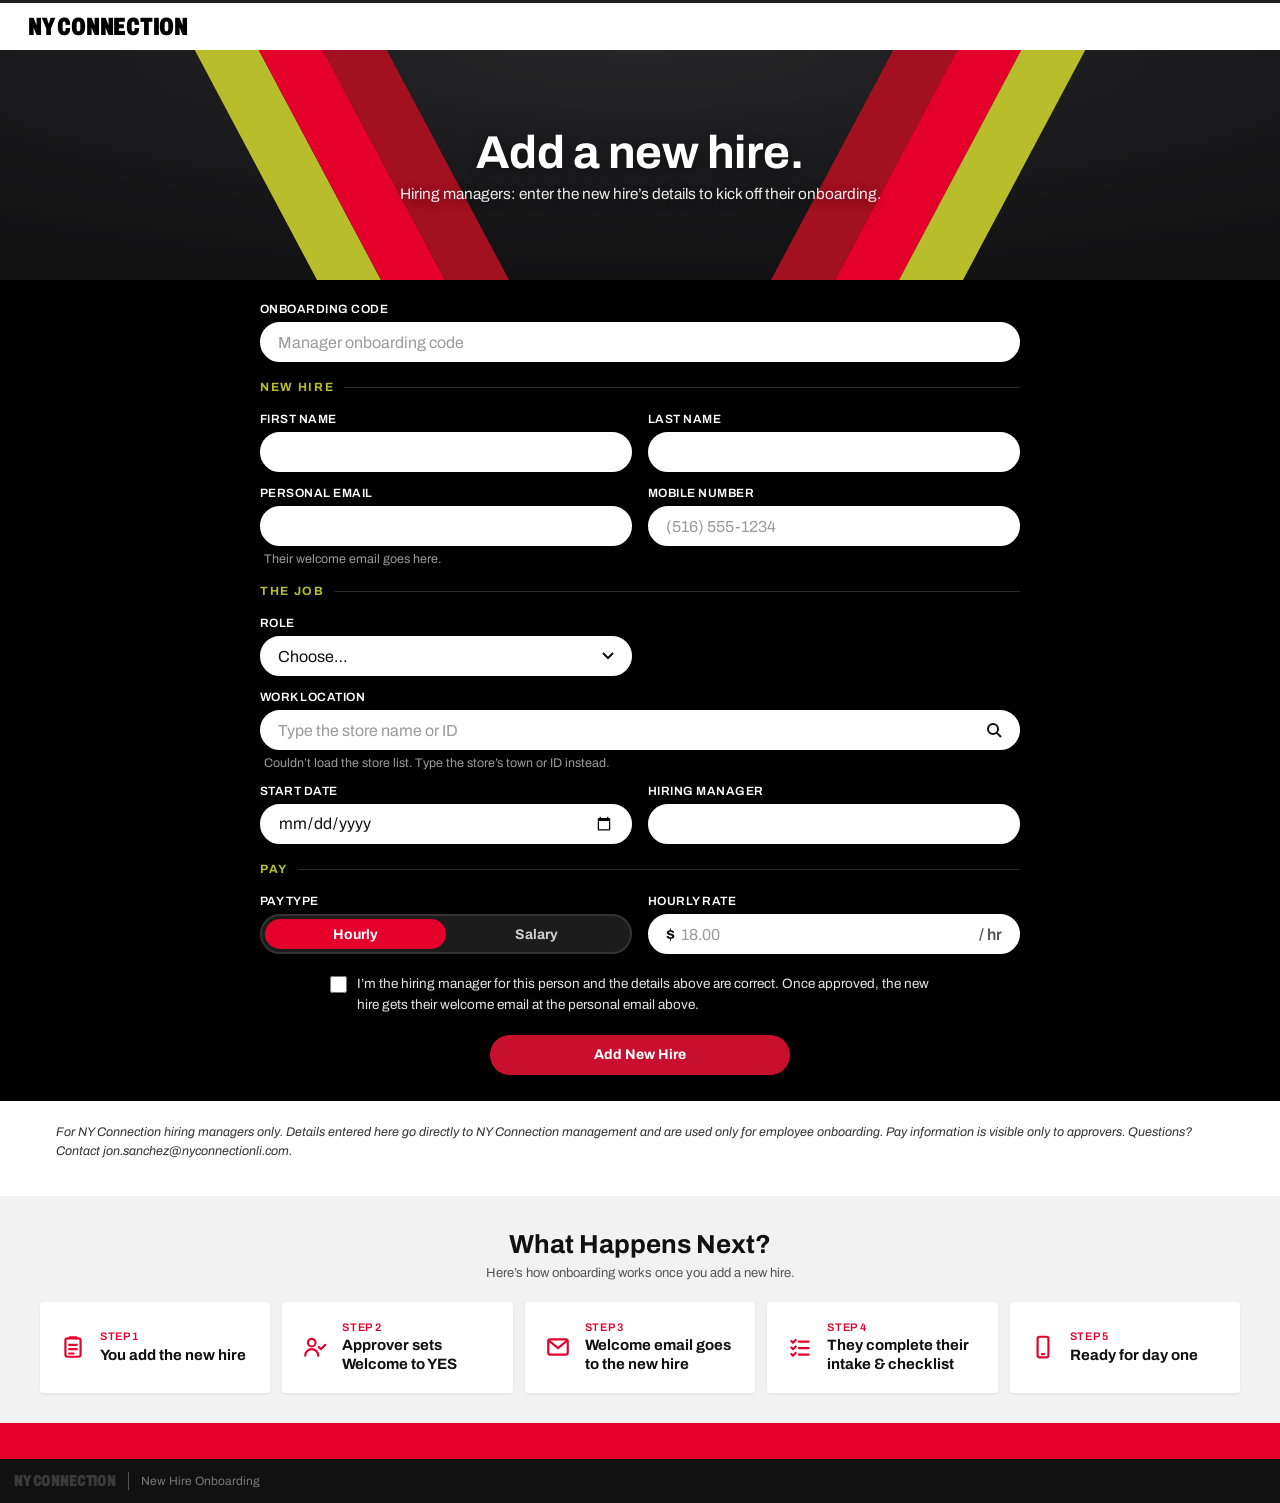
<file: index.html>
<!DOCTYPE html>
<html lang="en">
<head>
  <meta charset="UTF-8" />
  <meta name="viewport" content="width=device-width, initial-scale=1" />
  <meta name="robots" content="noindex, nofollow" />
  <title>Add a New Hire · NY Connection</title>
  <link rel="preconnect" href="https://fonts.googleapis.com" />
  <link rel="preconnect" href="https://fonts.gstatic.com" crossorigin />
  <link href="https://fonts.googleapis.com/css2?family=Archivo:ital,wdth,wght@0,62..125,400..900;1,100,400&display=swap" rel="stylesheet" />
  <link rel="stylesheet" href="styles.css?v=202610281200" />
</head>
<body>
  <!-- Top bar -->
  <header class="topbar">
    <a class="wordmark" href="./" aria-label="NY Connection home">NY CONNECTION</a>
  </header>

  <!-- Hero with diagonal stripes -->
  <section class="hero">
    <div class="stripes stripes-left" aria-hidden="true"><span></span><span></span><span></span></div>
    <div class="stripes stripes-right" aria-hidden="true"><span></span><span></span><span></span></div>
    <div class="hero-copy">
      <h1 id="title">Add a new hire.</h1>
      <p>Hiring managers: enter the new hire&rsquo;s details to kick off their onboarding.</p>
    </div>
  </section>

  <!-- Black form band -->
  <section class="band" aria-labelledby="title">
    <div id="form-view" class="band-inner">
      <form id="onboard-form" class="hire-form" novalidate>
        <div class="grid">
          <div class="field span-2">
            <label for="code">Onboarding code</label>
            <input id="code" name="code" type="text" autocomplete="off" autocapitalize="characters"
                   spellcheck="false" placeholder="Manager onboarding code" required />
            <p class="error" data-for="code"></p>
          </div>
        </div>

        <fieldset class="form-section">
          <legend>New hire</legend>
          <div class="grid">
            <div class="field">
              <label for="firstName">First name</label>
              <input id="firstName" name="firstName" type="text" autocomplete="off" required />
              <p class="error" data-for="firstName"></p>
            </div>
            <div class="field">
              <label for="lastName">Last name</label>
              <input id="lastName" name="lastName" type="text" autocomplete="off" required />
              <p class="error" data-for="lastName"></p>
            </div>
            <div class="field">
              <label for="email">Personal email</label>
              <input id="email" name="email" type="email" autocomplete="off" inputmode="email" required />
              <p class="hint">Their welcome email goes here.</p>
              <p class="error" data-for="email"></p>
            </div>
            <div class="field">
              <label for="mobile">Mobile number</label>
              <input id="mobile" name="mobile" type="tel" autocomplete="off" inputmode="tel"
                     placeholder="(516) 555-1234" required />
              <p class="error" data-for="mobile"></p>
            </div>
          </div>
        </fieldset>

        <fieldset class="form-section">
          <legend>The job</legend>
          <div class="grid">
            <div class="field">
              <label for="role">Role</label>
              <select id="role" name="role" required>
                <option value="">Choose…</option>
                <option>Sales Rep</option>
                <option>Store Manager</option>
                <option>Other</option>
              </select>
              <p class="error" data-for="role"></p>
            </div>
            <div class="field" id="role-other-field" hidden>
              <label for="roleOther">Role title</label>
              <input id="roleOther" name="roleOther" type="text" autocomplete="off" placeholder="e.g. Assistant Manager" />
              <p class="error" data-for="roleOther"></p>
            </div>
            <div class="field span-2">
              <label for="storeSearch">Work location</label>
              <div class="combo" id="store-combo">
                <input id="storeSearch" type="text" role="combobox" autocomplete="off" autocapitalize="off" spellcheck="false"
                  aria-autocomplete="list" aria-expanded="false" aria-controls="store-list" aria-describedby="store-hint"
                  placeholder="Loading stores…" />
                <input type="hidden" id="workLocation" name="workLocation" />
                <ul id="store-list" class="combo-list" role="listbox" aria-label="Stores" hidden></ul>
              </div>
              <p class="hint" id="store-hint">Search by town, street, or store ID (e.g. &ldquo;Brentwood&rdquo; or &ldquo;WZ1285&rdquo;).</p>
              <p class="error" data-for="workLocation"></p>
            </div>
            <div class="field">
              <label for="startDate">Start date</label>
              <input id="startDate" name="startDate" type="date" required />
              <p class="error" data-for="startDate"></p>
            </div>
            <div class="field">
              <label for="hiringManager">Hiring manager</label>
              <input id="hiringManager" name="hiringManager" type="text" autocomplete="name" required />
              <p class="error" data-for="hiringManager"></p>
            </div>
          </div>
        </fieldset>

        <fieldset class="form-section">
          <legend>Pay</legend>
          <div class="grid">
            <div class="field">
              <span class="label" id="payType-label">Pay type</span>
              <div class="seg" role="radiogroup" aria-labelledby="payType-label">
                <label><input type="radio" name="payType" value="Hourly" checked /><span>Hourly</span></label>
                <label><input type="radio" name="payType" value="Salary" /><span>Salary</span></label>
              </div>
              <p class="error" data-for="payType"></p>
            </div>
            <div class="field">
              <label for="payAmount" id="payAmount-label">Hourly rate</label>
              <div class="money">
                <span aria-hidden="true">$</span>
                <input id="payAmount" name="payAmount" type="text" inputmode="decimal" autocomplete="off" placeholder="18.00" required />
                <span class="unit" id="pay-unit" aria-hidden="true">/ hr</span>
              </div>
              <p class="error" data-for="payAmount"></p>
            </div>
          </div>
        </fieldset>

        <!-- Honeypot: hidden from people, bots tend to fill it -->
        <div class="hp" aria-hidden="true">
          <label for="company">Company</label>
          <input id="company" name="company" type="text" tabindex="-1" autocomplete="off" />
        </div>

        <label class="check">
          <input id="consent" name="consent" type="checkbox" required />
          <span>I&rsquo;m the hiring manager for this person and the details above are correct. Once approved, the new hire gets their welcome email at the personal email above.</span>
        </label>
        <p class="error center" data-for="consent"></p>

        <p class="form-error" id="form-error" role="alert"></p>

        <button type="submit" id="submit">
          <span class="btn-label">Add New Hire</span>
          <span class="spinner" aria-hidden="true"></span>
        </button>
        <p class="submit-status" id="submit-status" aria-live="polite"></p>
      </form>
    </div>

    <div id="success-view" class="band-inner success" hidden>
      <div class="success-icon" aria-hidden="true">
        <svg viewBox="0 0 24 24" width="26" height="26"><path d="M5 12.5l4.5 4.5L19 7.5" fill="none" stroke="currentColor" stroke-width="2.6" stroke-linecap="round" stroke-linejoin="round"/></svg>
      </div>
      <h2 id="success-title" tabindex="-1">New hire added.</h2>
      <p id="success-text">Once onboarding is approved, <strong id="success-name"></strong> gets a welcome email at
        <strong id="success-email"></strong> with everything they need before their first day.</p>
      <button type="button" id="add-another" class="btn-secondary">Add another hire</button>
    </div>
  </section>

  <p class="disclaimer">
    For NY Connection hiring managers only. Details entered here go directly to NY Connection management and are
    used only for employee onboarding. Pay information is visible only to approvers. Questions? Contact
    jon.sanchez@nyconnectionli.com.
  </p>

  <!-- What happens next -->
  <section class="next">
    <h2>What Happens Next?</h2>
    <p class="sub">Here’s how onboarding works once you add a new hire.</p>
    <ol class="cards">
      <li class="card">
        <svg viewBox="0 0 24 24" aria-hidden="true"><rect x="5" y="4" width="14" height="17" rx="2"/><path d="M9 4V3h6v1M8.5 10h7M8.5 14h7M8.5 18h4"/></svg>
        <span>You add the new hire</span>
      </li>
      <li class="card">
        <svg viewBox="0 0 24 24" aria-hidden="true"><circle cx="9" cy="8" r="3.5"/><path d="M3 20c0-3.3 2.7-6 6-6s6 2.7 6 6M15.5 12l2 2 4-4"/></svg>
        <span>Approver sets Welcome to YES</span>
      </li>
      <li class="card">
        <svg viewBox="0 0 24 24" aria-hidden="true"><rect x="3" y="5" width="18" height="14" rx="2"/><path d="M3.5 6l8.5 7 8.5-7"/></svg>
        <span>Welcome email goes to the new hire</span>
      </li>
      <li class="card">
        <svg viewBox="0 0 24 24" aria-hidden="true"><path d="M4 6.5l1.5 1.5L8 5.5M4 12.5L5.5 14 8 11.5M4 18.5L5.5 20 8 17.5M11 7h9M11 13h9M11 19h9"/></svg>
        <span>They complete their intake &amp; checklist</span>
      </li>
      <li class="card">
        <svg viewBox="0 0 24 24" aria-hidden="true"><rect x="7" y="2.5" width="10" height="19" rx="2"/><path d="M11 18.5h2"/></svg>
        <span>Ready for day one</span>
      </li>
    </ol>
  </section>

  <footer>
    <div class="footer-red" aria-hidden="true"></div>
    <div class="footer-black">
      <span class="wordmark small">NY CONNECTION</span>
      <span class="divider" aria-hidden="true"></span>
      <span>New Hire Onboarding</span>
    </div>
  </footer>

  <script src="config.js?v=202610281200"></script>
  <script src="store-picker.js?v=202610281200"></script>
  <script src="app.js?v=202610281200"></script>
</body>
</html>
</file>
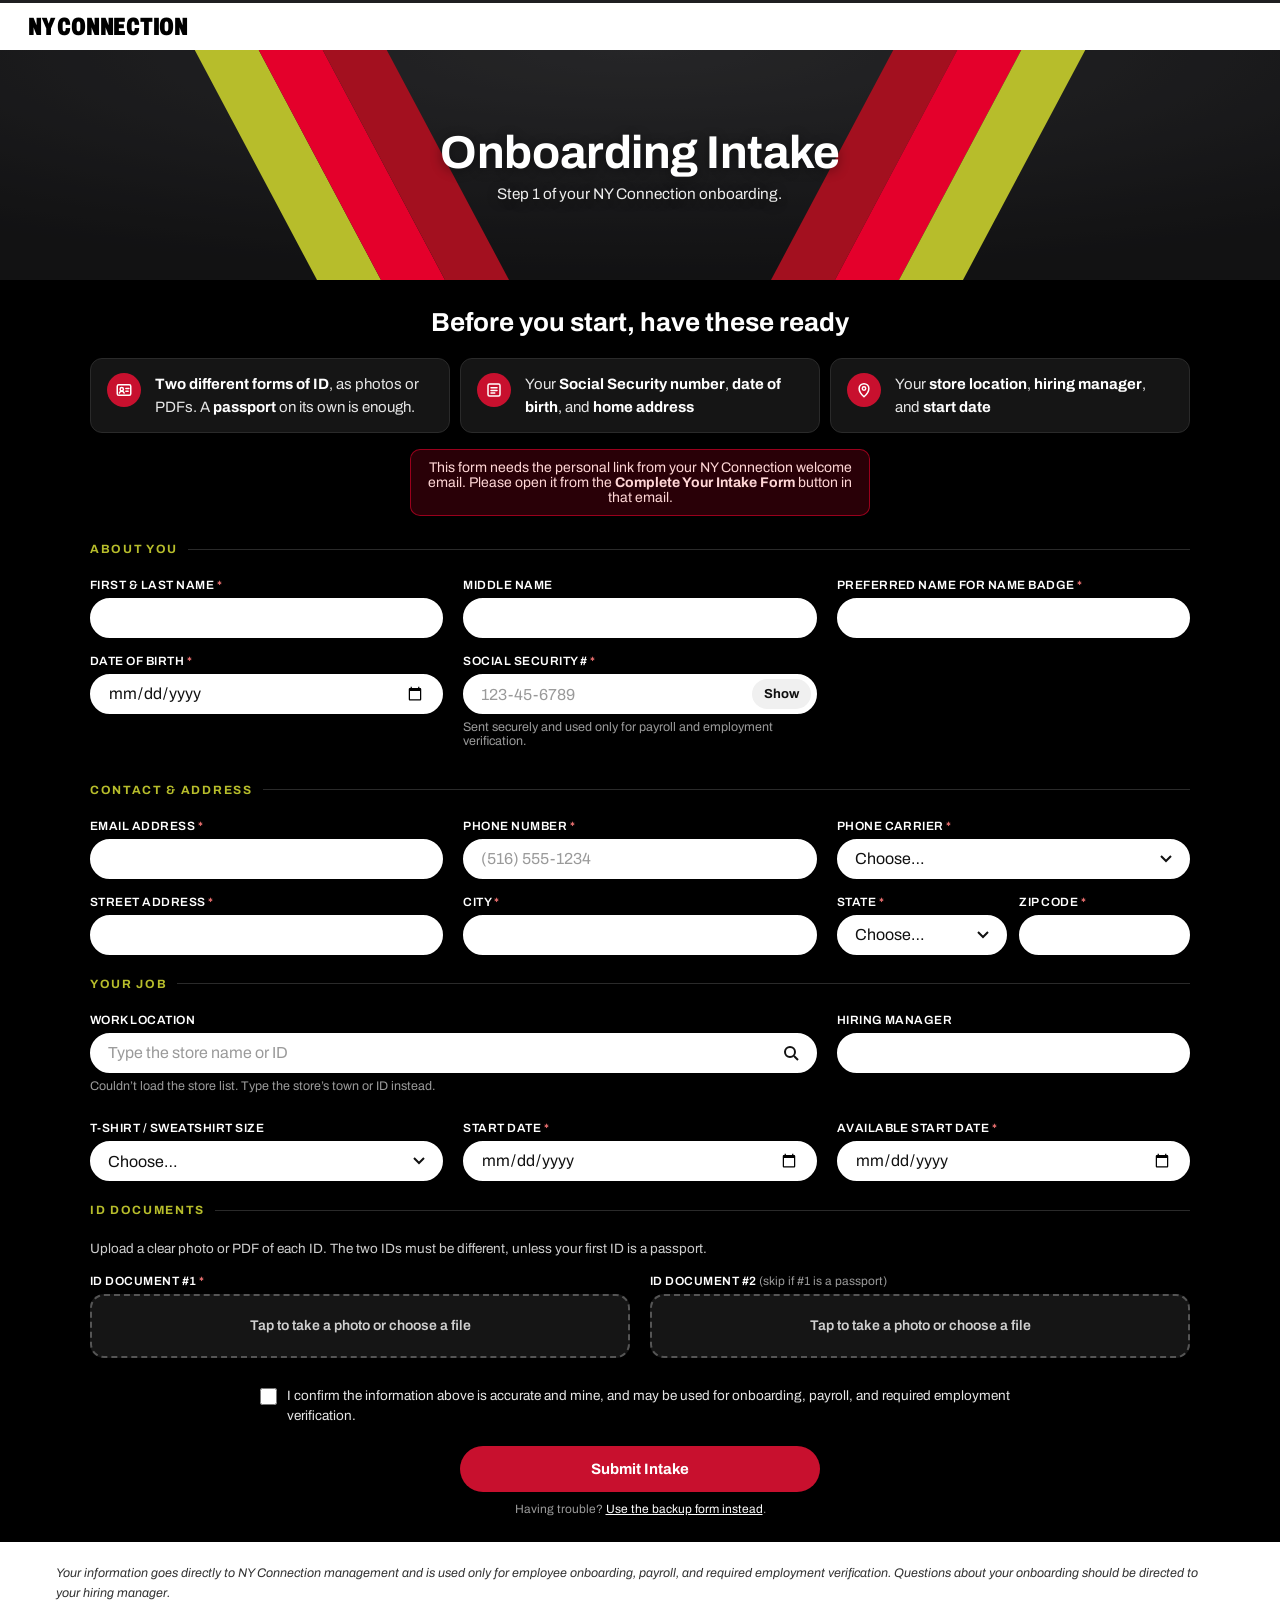
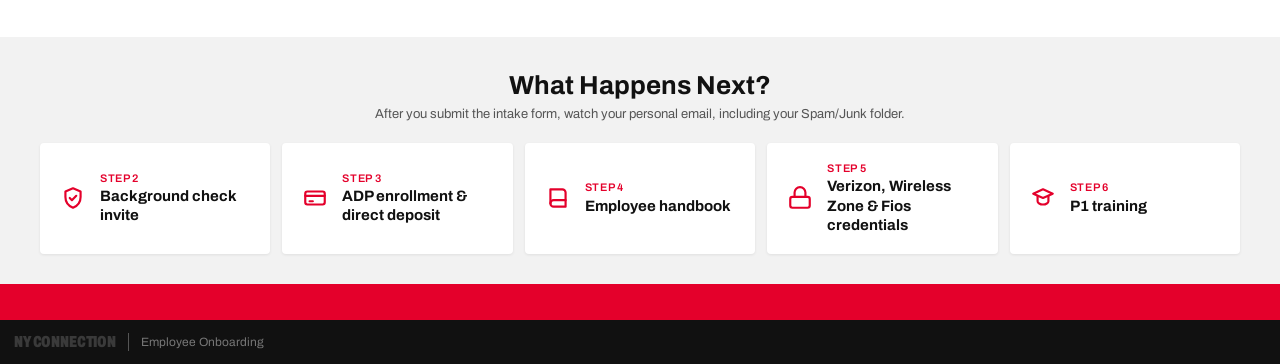
<file: intake.html>
<!DOCTYPE html>
<html lang="en">
<head>
  <meta charset="UTF-8" />
  <meta name="viewport" content="width=device-width, initial-scale=1" />
  <meta name="robots" content="noindex, nofollow" />
  <title>Onboarding Intake · NY Connection</title>
  <link rel="preconnect" href="https://fonts.googleapis.com" />
  <link rel="preconnect" href="https://fonts.gstatic.com" crossorigin />
  <link href="https://fonts.googleapis.com/css2?family=Archivo:ital,wdth,wght@0,62..125,400..900;1,100,400&display=swap" rel="stylesheet" />
  <link rel="stylesheet" href="styles.css?v=202609271500" />
</head>
<body>
  <header class="topbar">
    <a class="wordmark" href="./" aria-label="NY Connection home">NY CONNECTION</a>
  </header>

  <section class="hero">
    <div class="stripes stripes-left" aria-hidden="true"><span></span><span></span><span></span></div>
    <div class="stripes stripes-right" aria-hidden="true"><span></span><span></span><span></span></div>
    <div class="hero-copy">
      <h1>Onboarding Intake</h1>
      <p>Step 1 of your NY Connection onboarding.</p>
    </div>
  </section>

  <section class="band">
    <div id="intake-view" class="band-inner intake">
      <h2 class="band-title">Before you start, have these ready</h2>
      <ul class="ready-list">
        <li>
          <span class="ready-icon" aria-hidden="true" style="width:34px;height:34px;">
            <svg width="18" height="18" viewBox="0 0 24 24"><rect x="3" y="5" width="18" height="14" rx="2"/><circle cx="9" cy="11" r="2.2"/><path d="M5.8 16c.6-1.6 1.8-2.4 3.2-2.4s2.6.8 3.2 2.4M14.5 10h4M14.5 13.5h3"/></svg>
          </span>
          <span><strong>Two different forms of ID</strong>, as photos or PDFs. A <strong>passport</strong> on its own is enough.</span>
        </li>
        <li>
          <span class="ready-icon" aria-hidden="true" style="width:34px;height:34px;">
            <svg width="18" height="18" viewBox="0 0 24 24"><rect x="4" y="4" width="16" height="16" rx="2"/><path d="M8 9h8M8 12.5h8M8 16h5"/></svg>
          </span>
          <span>Your <strong>Social Security number</strong>, <strong>date of birth</strong>, and <strong>home address</strong></span>
        </li>
        <li>
          <span class="ready-icon" aria-hidden="true" style="width:34px;height:34px;">
            <svg width="18" height="18" viewBox="0 0 24 24"><path d="M12 21s-6.5-5.6-6.5-11a6.5 6.5 0 0 1 13 0C18.5 15.4 12 21 12 21z"/><circle cx="12" cy="10" r="2.3"/></svg>
          </span>
          <span>Your <strong>store location</strong>, <strong>hiring manager</strong>, and <strong>start date</strong></span>
        </li>
      </ul>

      <p class="form-error" id="link-warning" role="alert" hidden>This form needs the personal link from your NY Connection welcome email. Please open it from the <strong>Complete Your Intake Form</strong> button in that email.</p>

      <form id="intake-form" class="intake-form" novalidate>

        <fieldset class="form-section">
          <legend>About you</legend>
          <div class="grid">
            <div class="field">
              <label for="fullName">First &amp; last name <span class="req">*</span></label>
              <input id="fullName" name="fullName" type="text" autocomplete="name" required />
              <p class="error" data-for="fullName"></p>
            </div>
            <div class="field">
              <label for="middleName">Middle name</label>
              <input id="middleName" name="middleName" type="text" autocomplete="additional-name" />
              <p class="error" data-for="middleName"></p>
            </div>
            <div class="field">
              <label for="badgeName">Preferred name for name badge <span class="req">*</span></label>
              <input id="badgeName" name="badgeName" type="text" autocomplete="nickname" required />
              <p class="error" data-for="badgeName"></p>
            </div>
            <div class="field">
              <label for="dob">Date of birth <span class="req">*</span></label>
              <input id="dob" name="dob" type="date" autocomplete="bday" required />
              <p class="error" data-for="dob"></p>
            </div>
            <div class="field">
              <label for="ssn">Social Security # <span class="req">*</span></label>
              <div class="secret">
                <input id="ssn" name="ssn" type="password" inputmode="numeric" autocomplete="off" placeholder="123-45-6789" required />
                <button type="button" class="secret-toggle" data-target="ssn" aria-label="Show Social Security number">Show</button>
              </div>
              <p class="hint">Sent securely and used only for payroll and employment verification.</p>
              <p class="error" data-for="ssn"></p>
            </div>
          </div>
        </fieldset>

        <fieldset class="form-section">
          <legend>Contact &amp; address</legend>
          <div class="grid">
            <div class="field">
              <label for="email">Email address <span class="req">*</span></label>
              <input id="email" name="email" type="email" autocomplete="email" inputmode="email" required />
              <p class="error" data-for="email"></p>
            </div>
            <div class="field">
              <label for="phone">Phone number <span class="req">*</span></label>
              <input id="phone" name="phone" type="tel" autocomplete="tel-national" inputmode="tel" placeholder="(516) 555-1234" required />
              <p class="error" data-for="phone"></p>
            </div>
            <div class="field">
              <label for="carrier">Phone carrier <span class="req">*</span></label>
              <select id="carrier" name="carrier" required>
                <option value="">Choose…</option>
                <option>Alltel</option><option>AT&amp;T</option><option>Boost Mobile</option><option>Cricket</option><option>Google Fi (Project Fi)</option><option>Metro by T-Mobile (MetroPCS)</option><option>Sprint</option><option>Straight Talk</option><option>T-Mobile</option><option>US Cellular</option><option>Verizon</option><option>Virgin Mobile</option><option>Xfinity Mobile</option><option>Other</option>
              </select>
              <p class="error" data-for="carrier"></p>
            </div>
            <div class="field">
              <label for="address">Street address <span class="req">*</span></label>
              <input id="address" name="address" type="text" autocomplete="street-address" required />
              <p class="error" data-for="address"></p>
            </div>
            <div class="field">
              <label for="city">City <span class="req">*</span></label>
              <input id="city" name="city" type="text" autocomplete="address-level2" required />
              <p class="error" data-for="city"></p>
            </div>
            <div class="grid inner">
              <div class="field">
                <label for="state">State <span class="req">*</span></label>
                <select id="state" name="state" autocomplete="address-level1" required>
                  <option value="">Choose…</option>
                  <option>AL</option><option>AK</option><option>AZ</option><option>AR</option><option>CA</option><option>CO</option><option>CT</option><option>DE</option><option>DC</option><option>FL</option><option>GA</option><option>HI</option><option>ID</option><option>IL</option><option>IN</option><option>IA</option><option>KS</option><option>KY</option><option>LA</option><option>ME</option><option>MD</option><option>MA</option><option>MI</option><option>MN</option><option>MS</option><option>MO</option><option>MT</option><option>NE</option><option>NV</option><option>NH</option><option>NJ</option><option>NM</option><option>NY</option><option>NC</option><option>ND</option><option>OH</option><option>OK</option><option>OR</option><option>PA</option><option>RI</option><option>SC</option><option>SD</option><option>TN</option><option>TX</option><option>UT</option><option>VT</option><option>VA</option><option>WA</option><option>WV</option><option>WI</option><option>WY</option>
                </select>
                <p class="error" data-for="state"></p>
              </div>
              <div class="field">
                <label for="zip">Zip code <span class="req">*</span></label>
                <input id="zip" name="zip" type="text" inputmode="numeric" autocomplete="postal-code" maxlength="10" required />
                <p class="error" data-for="zip"></p>
              </div>
            </div>
          </div>
        </fieldset>

        <fieldset class="form-section">
          <legend>Your job</legend>
          <div class="grid">
            <div class="field span-2 field-location">
              <label for="storeSearch">Work location</label>
              <div class="combo" id="store-combo">
                <input id="storeSearch" type="text" role="combobox" autocomplete="off" autocapitalize="off" spellcheck="false"
                  aria-autocomplete="list" aria-expanded="false" aria-controls="store-list" aria-describedby="store-hint"
                  placeholder="Loading stores…" />
                <input type="hidden" id="workLocation" name="workLocation" />
                <ul id="store-list" class="combo-list" role="listbox" aria-label="Stores" hidden></ul>
              </div>
              <p class="hint" id="store-hint">Search by town, street, or store ID (e.g. &ldquo;Brentwood&rdquo; or &ldquo;WZ1285&rdquo;).</p>
              <p class="error" data-for="workLocation"></p>
            </div>
            <div class="field">
              <label for="hiringManager">Hiring manager</label>
              <input id="hiringManager" name="hiringManager" type="text" autocomplete="off" />
              <p class="error" data-for="hiringManager"></p>
            </div>
            <div class="field">
              <label for="shirtSize">T-shirt / sweatshirt size</label>
              <select id="shirtSize" name="shirtSize">
                <option value="">Choose…</option>
                <option>XS</option><option>S</option><option>M</option><option>L</option><option>XL</option><option>XXL</option><option>Other</option>
              </select>
              <p class="error" data-for="shirtSize"></p>
            </div>
            <div class="field">
              <label for="startDate">Start date <span class="req">*</span></label>
              <input id="startDate" name="startDate" type="date" required />
              <p class="error" data-for="startDate"></p>
            </div>
            <div class="field">
              <label for="availableDate">Available start date <span class="req">*</span></label>
              <input id="availableDate" name="availableDate" type="date" required />
              <p class="error" data-for="availableDate"></p>
            </div>
          </div>
        </fieldset>

        <fieldset class="form-section">
          <legend>ID documents</legend>
          <p class="section-note">Upload a clear photo or PDF of each ID. The two IDs must be different, unless your first ID is a passport.</p>
          <div class="grid grid-ids">
            <div class="field">
              <label for="id1">ID document #1 <span class="req">*</span></label>
              <label class="file-drop" for="id1">
                <input id="id1" name="id1" type="file" accept="image/*,application/pdf" required />
                <span class="file-drop-text" data-for="id1">Tap to take a photo or choose a file</span>
              </label>
              <p class="error" data-for="id1"></p>
            </div>
            <div class="field">
              <label for="id2">ID document #2 <span class="opt">(skip if #1 is a passport)</span></label>
              <label class="file-drop" for="id2">
                <input id="id2" name="id2" type="file" accept="image/*,application/pdf" />
                <span class="file-drop-text" data-for="id2">Tap to take a photo or choose a file</span>
              </label>
              <p class="error" data-for="id2"></p>
            </div>
          </div>
        </fieldset>

        <div class="hp" aria-hidden="true">
          <label for="company">Company</label>
          <input id="company" name="company" type="text" tabindex="-1" autocomplete="off" />
        </div>

        <label class="check">
          <input id="consent" name="consent" type="checkbox" required />
          <span>I confirm the information above is accurate and mine, and may be used for onboarding, payroll, and required employment verification.</span>
        </label>
        <p class="error center" data-for="consent"></p>

        <p class="form-error" id="form-error" role="alert"></p>

        <button type="submit" id="submit">
          <span class="btn-label">Submit Intake</span>
          <span class="spinner" aria-hidden="true"></span>
        </button>
        <p class="submit-status" id="submit-status" aria-live="polite"></p>
        <p class="band-note">Having trouble? <a class="band-link" href="https://docs.google.com/forms/d/e/1FAIpQLSeTWTxc8TlQPLzE2Qn_D8RGpkLKUI43XTuliNP6M2wWbtYC6Q/viewform" target="_blank" rel="noopener">Use the backup form instead</a>.</p>
      </form>
    </div>

    <div id="intake-success" class="band-inner success" hidden>
      <div class="success-icon" aria-hidden="true">
        <svg viewBox="0 0 24 24" width="26" height="26"><path d="M5 12.5l4.5 4.5L19 7.5" fill="none" stroke="currentColor" stroke-width="2.6" stroke-linecap="round" stroke-linejoin="round"/></svg>
      </div>
      <h2 tabindex="-1" id="intake-success-title">Intake received. Thank you!</h2>
      <p>Your information and ID documents were submitted securely. Next, watch your personal email, including your
        <strong>Spam/Junk</strong> folder, for your background check invitation from <strong>eform@universalbackground.com</strong>.</p>
    </div>
  </section>

  <p class="disclaimer">
    Your information goes directly to NY Connection management and is used only for employee onboarding, payroll, and
    required employment verification. Questions about your onboarding should be directed to your hiring manager.
  </p>

  <section class="next">
    <h2>What Happens Next?</h2>
    <p class="sub">After you submit the intake form, watch your personal email, including your Spam/Junk folder.</p>
    <ol class="cards cards-after-intake">
      <li class="card">
        <svg width="18" height="18" viewBox="0 0 24 24" aria-hidden="true"><path d="M12 3l7 3v5c0 4.5-3 8.3-7 10-4-1.7-7-5.5-7-10V6l7-3z"/><path d="M9 12l2 2 4-4"/></svg>
        <span>Background check invite</span>
      </li>
      <li class="card">
        <svg width="18" height="18" viewBox="0 0 24 24" aria-hidden="true"><rect x="3" y="6" width="18" height="12" rx="2"/><path d="M3 10h18M7 15h3"/></svg>
        <span>ADP enrollment &amp; direct deposit</span>
      </li>
      <li class="card">
        <svg width="18" height="18" viewBox="0 0 24 24" aria-hidden="true"><path d="M5 4h11a3 3 0 0 1 3 3v13H8a3 3 0 0 1-3-3V4z"/><path d="M5 17a3 3 0 0 1 3-3h11"/></svg>
        <span>Employee handbook</span>
      </li>
      <li class="card">
        <svg width="18" height="18" viewBox="0 0 24 24" aria-hidden="true"><rect x="3" y="11" width="18" height="10" rx="2"/><path d="M7 11V7a5 5 0 0 1 10 0v4"/></svg>
        <span>Verizon, Wireless Zone &amp; Fios credentials</span>
      </li>
      <li class="card">
        <svg width="18" height="18" viewBox="0 0 24 24" aria-hidden="true"><path d="M3 8l9-4 9 4-9 4-9-4z"/><path d="M7 10v5c0 1.5 2.2 3 5 3s5-1.5 5-3v-5"/></svg>
        <span>P1 training</span>
      </li>
    </ol>
  </section>

  <footer>
    <div class="footer-red" aria-hidden="true"></div>
    <div class="footer-black">
      <span class="wordmark small">NY CONNECTION</span>
      <span class="divider" aria-hidden="true"></span>
      <span>Employee Onboarding</span>
    </div>
  </footer>

  <script src="config.js?v=202610281200"></script>
  <script src="store-picker.js?v=202610281200"></script>
  <script src="intake.js?v=202610281200"></script>
</body>
</html>
</file>
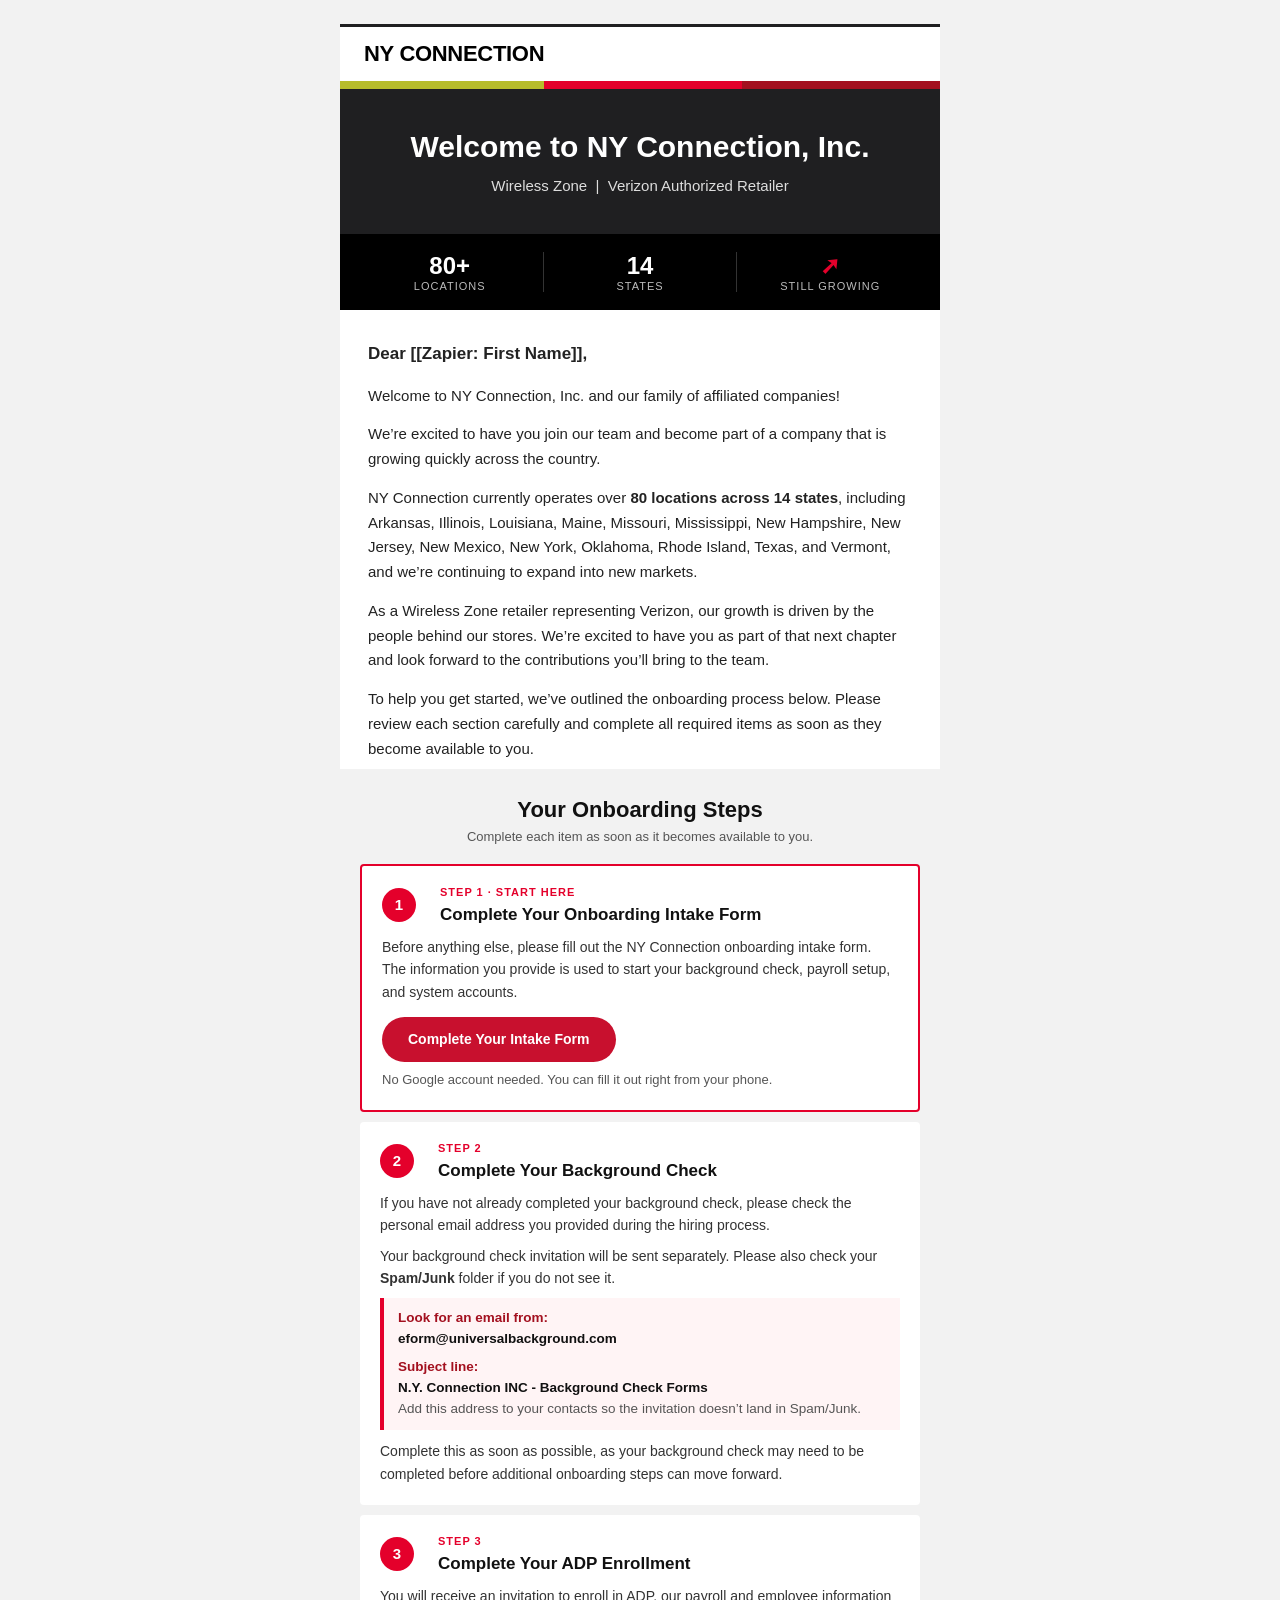
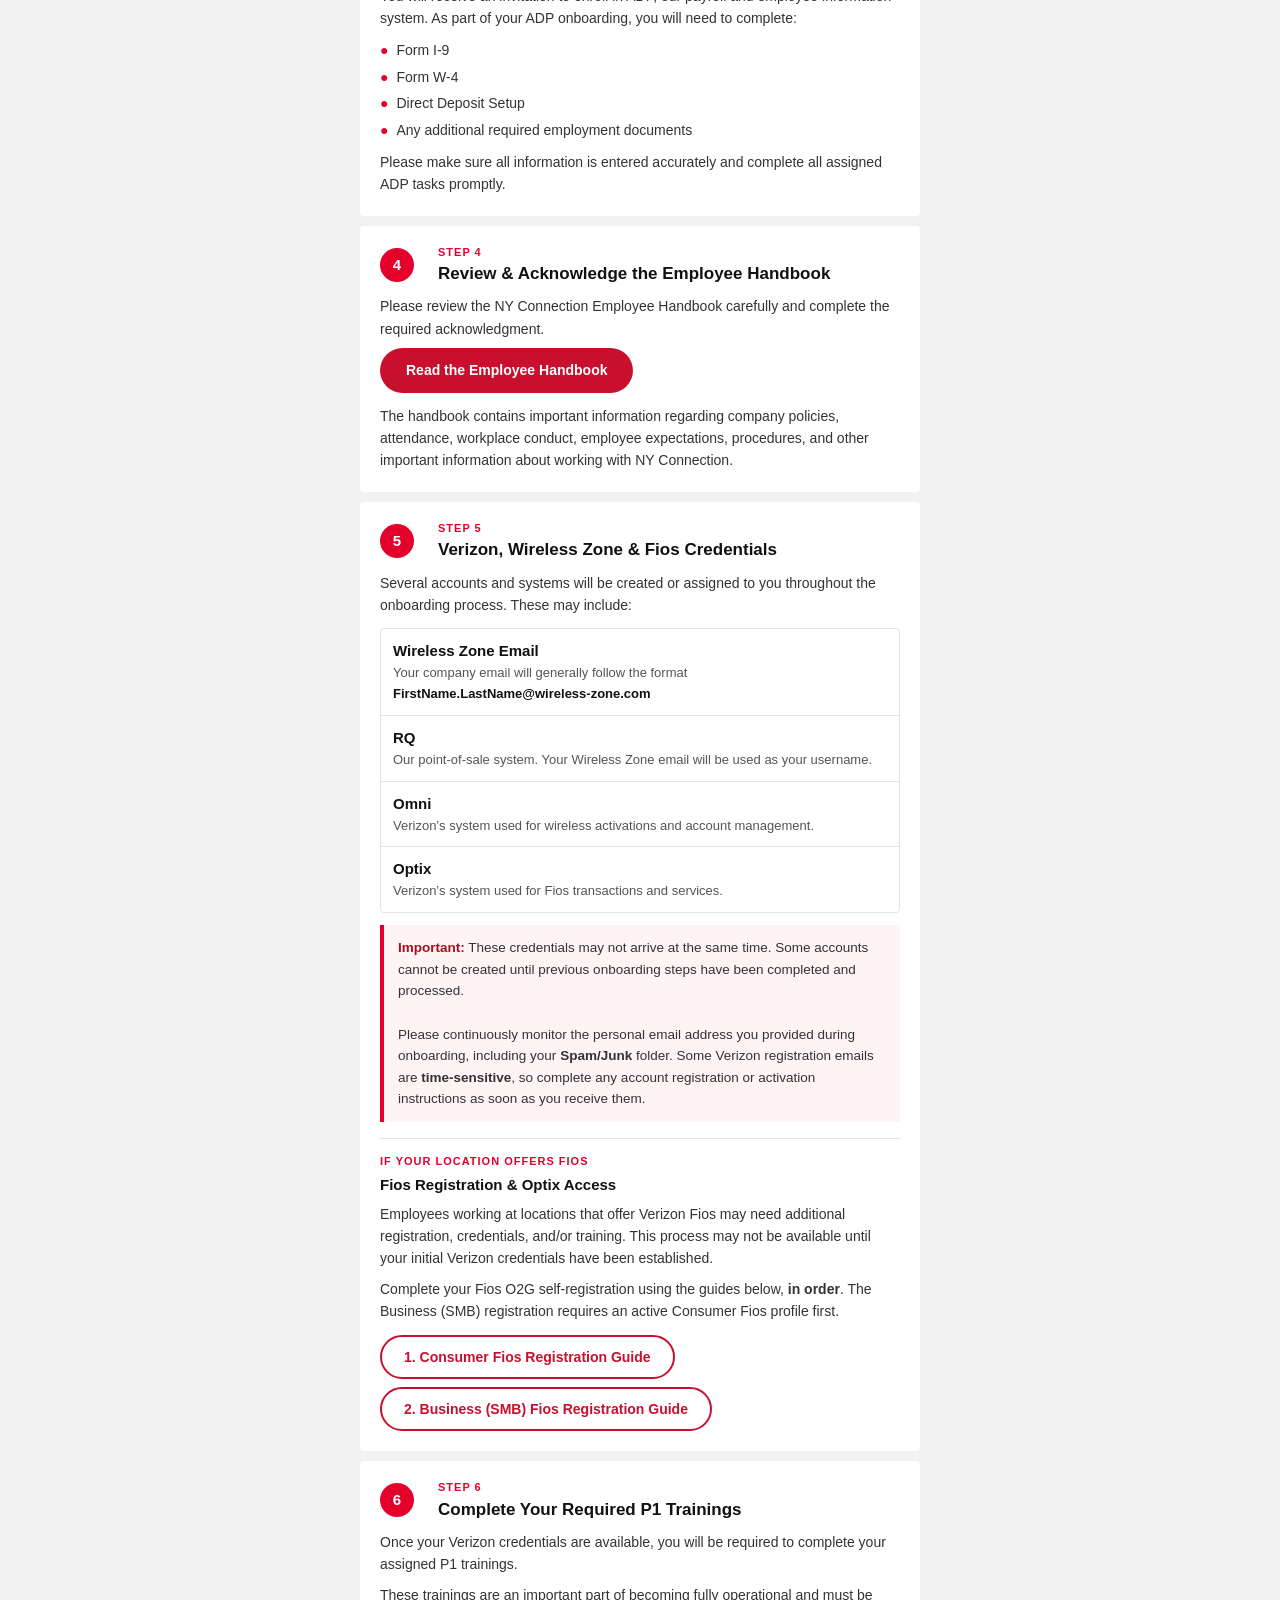
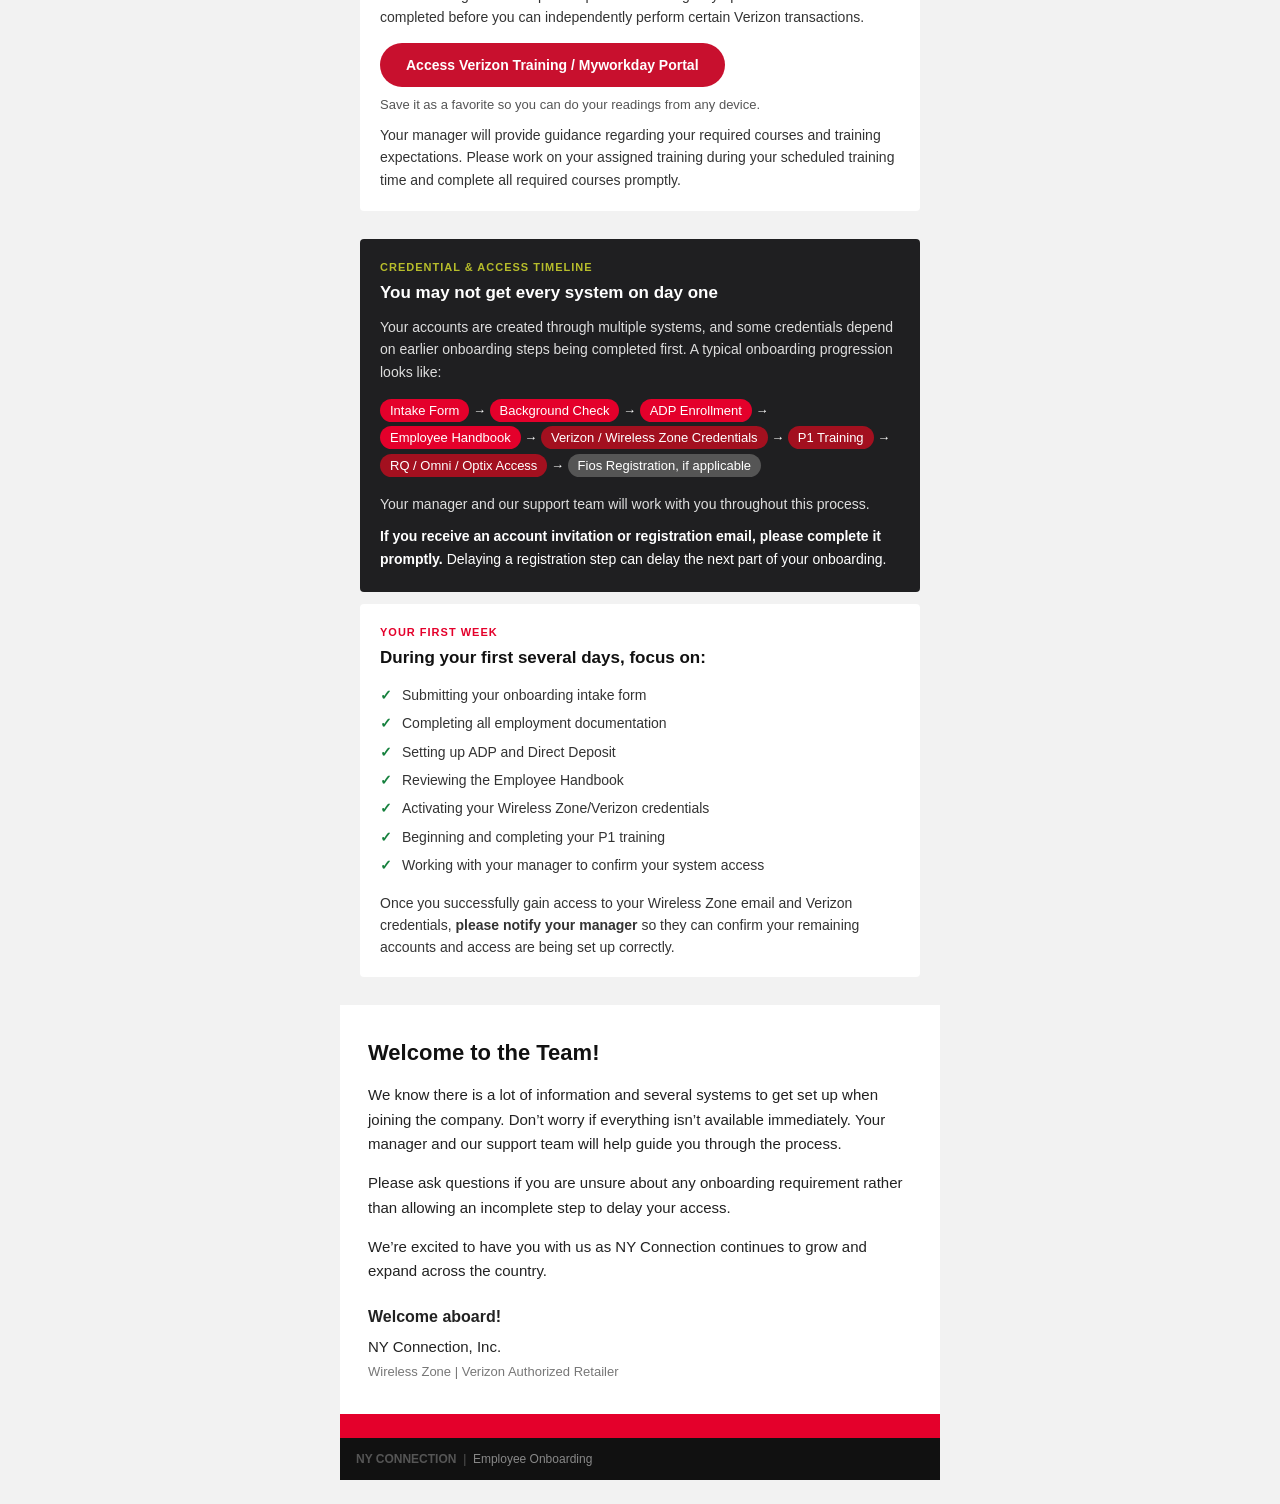
<file: zapier/welcome-email.html>
<!--
  Welcome email body for the Zapier "NY Onboarding - Welcome Email" Zap (Outlook step, Body Format = HTML).
  [[Zapier: First Name]] is swapped for the First Name field from the Google Sheets trigger.
  Links: Step 1 -> intake form (https://nyconnectioninc.github.io/ny-onboarding/intake.html?k=INTAKE_KEY; the real key is in Apps Script Script Properties > INTAKE_KEYS and the Zap),
         Step 4 -> Employee Handbook (https://nyconnectioninc.github.io/ny-onboarding/handbook/ -> Drive PDF),
         Step 5 -> Fios guides (/fios/consumer/, /fios/business/ -> Drive PDFs),
         Step 6 -> Verizon Myworkday training (https://wd12.myworkday.com/verizon/learning).
  Tables + inline styles only, so it renders in Gmail, Outlook, and Apple Mail.
-->
<!DOCTYPE html>
<html lang="en" style="color-scheme:light only;">
<head>
<meta charset="utf-8">
<meta name="viewport" content="width=device-width, initial-scale=1">
<!-- Tell Apple Mail / Outlook not to auto-invert colors in dark mode -->
<meta name="color-scheme" content="light only">
<meta name="supported-color-schemes" content="light only">
<style>
  :root { color-scheme: light only; supported-color-schemes: light only; }
  body { margin: 0; padding: 0; background: #f2f2f2; }
</style>
</head>
<body style="margin:0;padding:0;background:#f2f2f2;color-scheme:light only;">
<div style="display:none;max-height:0;overflow:hidden;opacity:0;">Your NY Connection onboarding guide: intake form, background check, ADP, handbook, Verizon credentials, and P1 training.</div>

<table role="presentation" width="100%" cellpadding="0" cellspacing="0" border="0" style="background:#f2f2f2;">
  <tr>
    <td align="center" style="padding:24px 12px;">
      <table role="presentation" width="600" cellpadding="0" cellspacing="0" border="0" style="width:100%;max-width:600px;background:#ffffff;font-family:Helvetica,Arial,sans-serif;color:#111111;">

        <!-- Top bar -->
        <tr>
          <td style="border-top:3px solid #1f1f21;padding:14px 24px;">
            <span style="font-family:'Arial Narrow','Helvetica Condensed',Arial,sans-serif;font-weight:900;font-size:22px;letter-spacing:-0.3px;color:#000000;">NY CONNECTION</span>
          </td>
        </tr>

        <!-- Stripe bar -->
        <tr>
          <td style="padding:0;">
            <table role="presentation" width="100%" cellpadding="0" cellspacing="0" border="0"><tr>
              <td width="34%" height="8" style="background:#b7bd2b;font-size:0;line-height:0;">&nbsp;</td>
              <td width="33%" height="8" style="background:#e4002b;font-size:0;line-height:0;">&nbsp;</td>
              <td width="33%" height="8" style="background:#a3101f;font-size:0;line-height:0;">&nbsp;</td>
            </tr></table>
          </td>
        </tr>

        <!-- Hero -->
        <tr>
          <td align="center" style="background:#1f1f21;padding:40px 24px 36px;">
            <h1 style="margin:0;font-size:30px;line-height:1.2;font-weight:700;color:#ffffff;">Welcome to NY Connection, Inc.</h1>
            <p style="margin:10px 0 0;font-size:15px;line-height:1.5;color:#dddddd;">Wireless Zone &nbsp;|&nbsp; Verizon Authorized Retailer</p>
          </td>
        </tr>

        <!-- Stats strip -->
        <tr>
          <td style="background:#000000;padding:18px 16px;">
            <table role="presentation" width="100%" cellpadding="0" cellspacing="0" border="0"><tr>
              <td width="33%" align="center" style="color:#ffffff;">
                <div style="font-size:24px;font-weight:800;color:#ffffff;">80+</div>
                <div style="font-size:11px;letter-spacing:1px;text-transform:uppercase;color:#bbbbbb;">Locations</div>
              </td>
              <td width="34%" align="center" style="color:#ffffff;border-left:1px solid #333333;border-right:1px solid #333333;">
                <div style="font-size:24px;font-weight:800;color:#ffffff;">14</div>
                <div style="font-size:11px;letter-spacing:1px;text-transform:uppercase;color:#bbbbbb;">States</div>
              </td>
              <td width="33%" align="center" style="color:#ffffff;">
                <div style="font-size:24px;font-weight:800;color:#e4002b;">&#10138;</div>
                <div style="font-size:11px;letter-spacing:1px;text-transform:uppercase;color:#bbbbbb;">Still growing</div>
              </td>
            </tr></table>
          </td>
        </tr>

        <!-- Intro -->
        <tr>
          <td style="padding:30px 28px 8px;font-size:15px;line-height:1.65;color:#222222;">
            <p style="margin:0 0 16px;font-size:17px;"><strong>Dear [[Zapier: First Name]],</strong></p>
            <p style="margin:0 0 14px;">Welcome to NY Connection, Inc. and our family of affiliated companies!</p>
            <p style="margin:0 0 14px;">We&rsquo;re excited to have you join our team and become part of a company that is growing quickly across the country.</p>
            <p style="margin:0 0 14px;">NY Connection currently operates over <strong>80 locations across 14 states</strong>, including Arkansas, Illinois, Louisiana, Maine, Missouri, Mississippi, New Hampshire, New Jersey, New Mexico, New York, Oklahoma, Rhode Island, Texas, and Vermont, and we&rsquo;re continuing to expand into new markets.</p>
            <p style="margin:0 0 14px;">As a Wireless Zone retailer representing Verizon, our growth is driven by the people behind our stores. We&rsquo;re excited to have you as part of that next chapter and look forward to the contributions you&rsquo;ll bring to the team.</p>
            <p style="margin:0;">To help you get started, we&rsquo;ve outlined the onboarding process below. Please review each section carefully and complete all required items as soon as they become available to you.</p>
          </td>
        </tr>

        <!-- Steps -->
        <tr>
          <td style="background:#f2f2f2;padding:28px 20px 12px;">
            <h2 style="margin:0;text-align:center;font-size:22px;font-weight:700;color:#111111;">Your Onboarding Steps</h2>
            <p style="margin:6px 0 20px;text-align:center;font-size:13px;color:#555555;">Complete each item as soon as it becomes available to you.</p>

            <!-- Step 1 -->
            <table role="presentation" width="100%" cellpadding="0" cellspacing="0" border="0" style="background:#ffffff;margin-bottom:10px;border-radius:4px;border:2px solid #e4002b;">
              <tr>
                <td style="padding:18px 20px 20px;font-size:14px;line-height:1.6;color:#333333;">
                  <table role="presentation" cellpadding="0" cellspacing="0" border="0" style="margin:0 0 10px;"><tr>
                    <td width="46" valign="middle" style="padding:0 12px 0 0;"><div style="width:34px;height:34px;line-height:34px;border-radius:50%;background:#e4002b;color:#ffffff;font-weight:700;font-size:15px;text-align:center;">1</div></td>
                    <td valign="middle"><div style="font-size:11px;font-weight:700;letter-spacing:1px;color:#e4002b;text-transform:uppercase;">Step 1 &middot; Start here</div><div style="font-size:17px;font-weight:700;line-height:1.3;margin:2px 0 0;color:#111111;">Complete Your Onboarding Intake Form</div></td>
                  </tr></table>
                  <p style="margin:0 0 14px;">Before anything else, please fill out the NY Connection onboarding intake form. The information you provide is used to start your background check, payroll setup, and system accounts.</p>
                  <table role="presentation" cellpadding="0" cellspacing="0" border="0" style="margin:0 0 4px;">
                    <tr>
                      <td align="center" bgcolor="#c8102e" style="border-radius:999px;">
                        <a href="https://nyconnectioninc.github.io/ny-onboarding/intake.html?k=INTAKE_KEY" target="_blank" style="display:inline-block;padding:11px 26px;font-size:14px;font-weight:700;color:#ffffff;text-decoration:none;border-radius:999px;">Complete Your Intake Form</a>
                      </td>
                    </tr>
                  </table>
                  <p style="margin:8px 0 0;font-size:13px;color:#555555;">No Google account needed. You can fill it out right from your phone.</p>
                </td>
              </tr>
            </table>

            <!-- Step 2 -->
            <table role="presentation" width="100%" cellpadding="0" cellspacing="0" border="0" style="background:#ffffff;margin-bottom:10px;border-radius:4px;">
              <tr>
                <td style="padding:18px 20px 20px;font-size:14px;line-height:1.6;color:#333333;">
                  <table role="presentation" cellpadding="0" cellspacing="0" border="0" style="margin:0 0 10px;"><tr>
                    <td width="46" valign="middle" style="padding:0 12px 0 0;"><div style="width:34px;height:34px;line-height:34px;border-radius:50%;background:#e4002b;color:#ffffff;font-weight:700;font-size:15px;text-align:center;">2</div></td>
                    <td valign="middle"><div style="font-size:11px;font-weight:700;letter-spacing:1px;color:#e4002b;text-transform:uppercase;">Step 2</div><div style="font-size:17px;font-weight:700;line-height:1.3;margin:2px 0 0;color:#111111;">Complete Your Background Check</div></td>
                  </tr></table>
                  <p style="margin:0 0 8px;">If you have not already completed your background check, please check the personal email address you provided during the hiring process.</p>
                  <p style="margin:0 0 8px;">Your background check invitation will be sent separately. Please also check your <strong>Spam/Junk</strong> folder if you do not see it.</p>
                  <table role="presentation" width="100%" cellpadding="0" cellspacing="0" border="0" style="background:#fff4f5;border-left:4px solid #e4002b;margin:0 0 10px;">
                    <tr><td style="padding:10px 14px;font-size:13.5px;line-height:1.55;color:#333333;">
                      <strong style="color:#a3101f;">Look for an email from:</strong><br>
                      <a href="mailto:eform@universalbackground.com" style="color:#111111;font-weight:700;text-decoration:none;">eform@universalbackground.com</a><br>
                      <strong style="color:#a3101f;display:inline-block;margin-top:8px;">Subject line:</strong><br>
                      <span style="color:#111111;font-weight:700;">N.Y. Connection INC - Background Check Forms</span><br>
                      <span style="color:#555555;">Add this address to your contacts so the invitation doesn&rsquo;t land in Spam/Junk.</span>
                    </td></tr>
                  </table>
                  <p style="margin:0;">Complete this as soon as possible, as your background check may need to be completed before additional onboarding steps can move forward.</p>
                </td>
              </tr>
            </table>

            <!-- Step 3 -->
            <table role="presentation" width="100%" cellpadding="0" cellspacing="0" border="0" style="background:#ffffff;margin-bottom:10px;border-radius:4px;">
              <tr>
                <td style="padding:18px 20px 20px;font-size:14px;line-height:1.6;color:#333333;">
                  <table role="presentation" cellpadding="0" cellspacing="0" border="0" style="margin:0 0 10px;"><tr>
                    <td width="46" valign="middle" style="padding:0 12px 0 0;"><div style="width:34px;height:34px;line-height:34px;border-radius:50%;background:#e4002b;color:#ffffff;font-weight:700;font-size:15px;text-align:center;">3</div></td>
                    <td valign="middle"><div style="font-size:11px;font-weight:700;letter-spacing:1px;color:#e4002b;text-transform:uppercase;">Step 3</div><div style="font-size:17px;font-weight:700;line-height:1.3;margin:2px 0 0;color:#111111;">Complete Your ADP Enrollment</div></td>
                  </tr></table>
                  <p style="margin:0 0 8px;">You will receive an invitation to enroll in ADP, our payroll and employee information system. As part of your ADP onboarding, you will need to complete:</p>
                  <table role="presentation" cellpadding="0" cellspacing="0" border="0" style="margin:0 0 8px;">
                    <tr><td style="padding:2px 8px 2px 0;color:#e4002b;font-weight:700;" valign="top">&#9679;</td><td style="padding:2px 0;font-size:14px;color:#333333;">Form I-9</td></tr>
                    <tr><td style="padding:2px 8px 2px 0;color:#e4002b;font-weight:700;" valign="top">&#9679;</td><td style="padding:2px 0;font-size:14px;color:#333333;">Form W-4</td></tr>
                    <tr><td style="padding:2px 8px 2px 0;color:#e4002b;font-weight:700;" valign="top">&#9679;</td><td style="padding:2px 0;font-size:14px;color:#333333;">Direct Deposit Setup</td></tr>
                    <tr><td style="padding:2px 8px 2px 0;color:#e4002b;font-weight:700;" valign="top">&#9679;</td><td style="padding:2px 0;font-size:14px;color:#333333;">Any additional required employment documents</td></tr>
                  </table>
                  <p style="margin:0;">Please make sure all information is entered accurately and complete all assigned ADP tasks promptly.</p>
                </td>
              </tr>
            </table>

            <!-- Step 4 -->
            <table role="presentation" width="100%" cellpadding="0" cellspacing="0" border="0" style="background:#ffffff;margin-bottom:10px;border-radius:4px;">
              <tr>
                <td style="padding:18px 20px 20px;font-size:14px;line-height:1.6;color:#333333;">
                  <table role="presentation" cellpadding="0" cellspacing="0" border="0" style="margin:0 0 10px;"><tr>
                    <td width="46" valign="middle" style="padding:0 12px 0 0;"><div style="width:34px;height:34px;line-height:34px;border-radius:50%;background:#e4002b;color:#ffffff;font-weight:700;font-size:15px;text-align:center;">4</div></td>
                    <td valign="middle"><div style="font-size:11px;font-weight:700;letter-spacing:1px;color:#e4002b;text-transform:uppercase;">Step 4</div><div style="font-size:17px;font-weight:700;line-height:1.3;margin:2px 0 0;color:#111111;">Review &amp; Acknowledge the Employee Handbook</div></td>
                  </tr></table>
                  <p style="margin:0 0 8px;">Please review the NY Connection Employee Handbook carefully and complete the required acknowledgment.</p>
                  <table role="presentation" cellpadding="0" cellspacing="0" border="0" style="margin:6px 0 12px;">
                    <tr>
                      <td align="center" bgcolor="#c8102e" style="border-radius:999px;">
                        <a href="https://nyconnectioninc.github.io/ny-onboarding/handbook/" target="_blank" style="display:inline-block;padding:11px 26px;font-size:14px;font-weight:700;color:#ffffff;text-decoration:none;border-radius:999px;">Read the Employee Handbook</a>
                      </td>
                    </tr>
                  </table>
                  <p style="margin:0;">The handbook contains important information regarding company policies, attendance, workplace conduct, employee expectations, procedures, and other important information about working with NY Connection.</p>
                </td>
              </tr>
            </table>

            <!-- Step 5 -->
            <table role="presentation" width="100%" cellpadding="0" cellspacing="0" border="0" style="background:#ffffff;margin-bottom:10px;border-radius:4px;">
              <tr>
                <td style="padding:18px 20px 20px;font-size:14px;line-height:1.6;color:#333333;">
                  <table role="presentation" cellpadding="0" cellspacing="0" border="0" style="margin:0 0 10px;"><tr>
                    <td width="46" valign="middle" style="padding:0 12px 0 0;"><div style="width:34px;height:34px;line-height:34px;border-radius:50%;background:#e4002b;color:#ffffff;font-weight:700;font-size:15px;text-align:center;">5</div></td>
                    <td valign="middle"><div style="font-size:11px;font-weight:700;letter-spacing:1px;color:#e4002b;text-transform:uppercase;">Step 5</div><div style="font-size:17px;font-weight:700;line-height:1.3;margin:2px 0 0;color:#111111;">Verizon, Wireless Zone &amp; Fios Credentials</div></td>
                  </tr></table>
                  <p style="margin:0 0 12px;">Several accounts and systems will be created or assigned to you throughout the onboarding process. These may include:</p>

                  <table role="presentation" width="100%" cellpadding="0" cellspacing="0" border="0" style="border:1px solid #e5e5e5;border-radius:4px;margin:0 0 12px;">
                    <tr>
                      <td style="padding:10px 12px;border-bottom:1px solid #e5e5e5;">
                        <div style="font-weight:700;font-size:15px;color:#111111;">Wireless Zone Email</div>
                        <div style="font-size:13px;color:#555555;">Your company email will generally follow the format <strong style="color:#111111;">FirstName.LastName@wireless-zone.com</strong></div>
                      </td>
                    </tr>
                    <tr>
                      <td style="padding:10px 12px;border-bottom:1px solid #e5e5e5;">
                        <div style="font-weight:700;font-size:15px;color:#111111;">RQ</div>
                        <div style="font-size:13px;color:#555555;">Our point-of-sale system. Your Wireless Zone email will be used as your username.</div>
                      </td>
                    </tr>
                    <tr>
                      <td style="padding:10px 12px;border-bottom:1px solid #e5e5e5;">
                        <div style="font-weight:700;font-size:15px;color:#111111;">Omni</div>
                        <div style="font-size:13px;color:#555555;">Verizon&rsquo;s system used for wireless activations and account management.</div>
                      </td>
                    </tr>
                    <tr>
                      <td style="padding:10px 12px;">
                        <div style="font-weight:700;font-size:15px;color:#111111;">Optix</div>
                        <div style="font-size:13px;color:#555555;">Verizon&rsquo;s system used for Fios transactions and services.</div>
                      </td>
                    </tr>
                  </table>

                  <table role="presentation" width="100%" cellpadding="0" cellspacing="0" border="0" style="background:#fff4f5;border-left:4px solid #e4002b;">
                    <tr>
                      <td style="padding:12px 14px;font-size:13.5px;line-height:1.6;color:#333333;">
                        <strong style="color:#a3101f;">Important:</strong> These credentials may not arrive at the same time. Some accounts cannot be created until previous onboarding steps have been completed and processed.<br><br>
                        Please continuously monitor the personal email address you provided during onboarding, including your <strong>Spam/Junk</strong> folder. Some Verizon registration emails are <strong>time-sensitive</strong>, so complete any account registration or activation instructions as soon as you receive them.
                      </td>
                    </tr>
                  </table>
                
                  <div style="border-top:1px solid #e5e5e5;margin:16px 0 0;padding:14px 0 0;">
                    <div style="font-size:11px;font-weight:700;letter-spacing:1px;color:#e4002b;text-transform:uppercase;">If your location offers Fios</div>
                    <div style="font-size:15px;font-weight:700;margin:2px 0 6px;color:#111111;">Fios Registration &amp; Optix Access</div>
                    <p style="margin:0 0 8px;">Employees working at locations that offer Verizon Fios may need additional registration, credentials, and/or training. This process may not be available until your initial Verizon credentials have been established.</p>
                    <p style="margin:0 0 12px;">Complete your Fios O2G self-registration using the guides below, <strong>in order</strong>. The Business (SMB) registration requires an active Consumer Fios profile first.</p>
                    <table role="presentation" cellpadding="0" cellspacing="0" border="0" style="margin:0 0 8px;"><tr>
                      <td align="center" style="border:2px solid #c8102e;border-radius:999px;">
                        <a href="https://nyconnectioninc.github.io/ny-onboarding/fios/consumer/" target="_blank" style="display:inline-block;padding:9px 22px;font-size:14px;font-weight:700;color:#c8102e;text-decoration:none;border-radius:999px;">1. Consumer Fios Registration Guide</a>
                      </td></tr></table>
                    <table role="presentation" cellpadding="0" cellspacing="0" border="0" style="margin:0;"><tr>
                      <td align="center" style="border:2px solid #c8102e;border-radius:999px;">
                        <a href="https://nyconnectioninc.github.io/ny-onboarding/fios/business/" target="_blank" style="display:inline-block;padding:9px 22px;font-size:14px;font-weight:700;color:#c8102e;text-decoration:none;border-radius:999px;">2. Business (SMB) Fios Registration Guide</a>
                      </td></tr></table>
                  </div>
                </td>
              </tr>
            </table>

            <!-- Step 6 -->
            <table role="presentation" width="100%" cellpadding="0" cellspacing="0" border="0" style="background:#ffffff;margin-bottom:10px;border-radius:4px;">
              <tr>
                <td style="padding:18px 20px 20px;font-size:14px;line-height:1.6;color:#333333;">
                  <table role="presentation" cellpadding="0" cellspacing="0" border="0" style="margin:0 0 10px;"><tr>
                    <td width="46" valign="middle" style="padding:0 12px 0 0;"><div style="width:34px;height:34px;line-height:34px;border-radius:50%;background:#e4002b;color:#ffffff;font-weight:700;font-size:15px;text-align:center;">6</div></td>
                    <td valign="middle"><div style="font-size:11px;font-weight:700;letter-spacing:1px;color:#e4002b;text-transform:uppercase;">Step 6</div><div style="font-size:17px;font-weight:700;line-height:1.3;margin:2px 0 0;color:#111111;">Complete Your Required P1 Trainings</div></td>
                  </tr></table>
                  <p style="margin:0 0 8px;">Once your Verizon credentials are available, you will be required to complete your assigned P1 trainings.</p>
                  <p style="margin:0 0 14px;">These trainings are an important part of becoming fully operational and must be completed before you can independently perform certain Verizon transactions.</p>
                  <table role="presentation" cellpadding="0" cellspacing="0" border="0" style="margin:0 0 8px;">
                    <tr>
                      <td align="center" bgcolor="#c8102e" style="border-radius:999px;">
                        <!-- Verizon Training / Myworkday Portal -->
                        <a href="https://wd12.myworkday.com/verizon/learning" target="_blank" style="display:inline-block;padding:11px 26px;font-size:14px;font-weight:700;color:#ffffff;text-decoration:none;border-radius:999px;">Access Verizon Training / Myworkday Portal</a>
                      </td>
                    </tr>
                  </table>
                  <p style="margin:0 0 8px;font-size:13px;color:#555555;">Save it as a favorite so you can do your readings from any device.</p>
                  <p style="margin:0;">Your manager will provide guidance regarding your required courses and training expectations. Please work on your assigned training during your scheduled training time and complete all required courses promptly.</p>
                </td>
              </tr>
            </table>
          </td>
        </tr>

        <!-- Timeline -->
        <tr>
          <td style="background:#f2f2f2;padding:6px 20px 12px;">
            <table role="presentation" width="100%" cellpadding="0" cellspacing="0" border="0" style="background:#1f1f21;border-radius:4px;">
              <tr>
                <td style="padding:20px 20px 22px;font-size:14px;line-height:1.6;color:#dddddd;">
                  <div style="font-size:11px;font-weight:700;letter-spacing:1px;color:#b7bd2b;text-transform:uppercase;">Credential &amp; Access Timeline</div>
                  <div style="font-size:17px;font-weight:700;margin:2px 0 10px;color:#ffffff;">You may not get every system on day one</div>
                  <p style="margin:0 0 14px;">Your accounts are created through multiple systems, and some credentials depend on earlier onboarding steps being completed first. A typical onboarding progression looks like:</p>
                  <p style="margin:0 0 14px;font-size:13px;line-height:2.1;color:#ffffff;">
                    <span style="background:#e4002b;border-radius:999px;padding:4px 10px;white-space:nowrap;">Intake Form</span> &rarr;
                    <span style="background:#e4002b;border-radius:999px;padding:4px 10px;white-space:nowrap;">Background Check</span> &rarr;
                    <span style="background:#e4002b;border-radius:999px;padding:4px 10px;white-space:nowrap;">ADP Enrollment</span> &rarr;
                    <span style="background:#e4002b;border-radius:999px;padding:4px 10px;white-space:nowrap;">Employee Handbook</span> &rarr;
                    <span style="background:#a3101f;border-radius:999px;padding:4px 10px;white-space:nowrap;">Verizon / Wireless Zone Credentials</span> &rarr;
                    <span style="background:#a3101f;border-radius:999px;padding:4px 10px;white-space:nowrap;">P1 Training</span> &rarr;
                    <span style="background:#a3101f;border-radius:999px;padding:4px 10px;white-space:nowrap;">RQ / Omni / Optix Access</span> &rarr;
                    <span style="background:#555555;border-radius:999px;padding:4px 10px;white-space:nowrap;">Fios Registration, if applicable</span>
                  </p>
                  <p style="margin:0 0 10px;">Your manager and our support team will work with you throughout this process.</p>
                  <p style="margin:0;color:#ffffff;"><strong>If you receive an account invitation or registration email, please complete it promptly.</strong> Delaying a registration step can delay the next part of your onboarding.</p>
                </td>
              </tr>
            </table>
          </td>
        </tr>

        <!-- First-week priorities -->
        <tr>
          <td style="background:#f2f2f2;padding:0 20px 28px;">
            <table role="presentation" width="100%" cellpadding="0" cellspacing="0" border="0" style="background:#ffffff;border-radius:4px;">
              <tr>
                <td style="padding:20px 20px 18px;font-size:14px;line-height:1.6;color:#333333;">
                  <div style="font-size:11px;font-weight:700;letter-spacing:1px;color:#e4002b;text-transform:uppercase;">Your First Week</div>
                  <div style="font-size:17px;font-weight:700;margin:2px 0 10px;color:#111111;">During your first several days, focus on:</div>
                  <table role="presentation" cellpadding="0" cellspacing="0" border="0" style="margin:0 0 12px;">
                    <tr><td style="padding:3px 10px 3px 0;color:#15803d;font-weight:700;" valign="top">&#10003;</td><td style="padding:3px 0;font-size:14px;color:#333333;">Submitting your onboarding intake form</td></tr>
                    <tr><td style="padding:3px 10px 3px 0;color:#15803d;font-weight:700;" valign="top">&#10003;</td><td style="padding:3px 0;font-size:14px;color:#333333;">Completing all employment documentation</td></tr>
                    <tr><td style="padding:3px 10px 3px 0;color:#15803d;font-weight:700;" valign="top">&#10003;</td><td style="padding:3px 0;font-size:14px;color:#333333;">Setting up ADP and Direct Deposit</td></tr>
                    <tr><td style="padding:3px 10px 3px 0;color:#15803d;font-weight:700;" valign="top">&#10003;</td><td style="padding:3px 0;font-size:14px;color:#333333;">Reviewing the Employee Handbook</td></tr>
                    <tr><td style="padding:3px 10px 3px 0;color:#15803d;font-weight:700;" valign="top">&#10003;</td><td style="padding:3px 0;font-size:14px;color:#333333;">Activating your Wireless Zone/Verizon credentials</td></tr>
                    <tr><td style="padding:3px 10px 3px 0;color:#15803d;font-weight:700;" valign="top">&#10003;</td><td style="padding:3px 0;font-size:14px;color:#333333;">Beginning and completing your P1 training</td></tr>
                    <tr><td style="padding:3px 10px 3px 0;color:#15803d;font-weight:700;" valign="top">&#10003;</td><td style="padding:3px 0;font-size:14px;color:#333333;">Working with your manager to confirm your system access</td></tr>
                  </table>
                  <p style="margin:0;">Once you successfully gain access to your Wireless Zone email and Verizon credentials, <strong>please notify your manager</strong> so they can confirm your remaining accounts and access are being set up correctly.</p>
                </td>
              </tr>
            </table>
          </td>
        </tr>

        <!-- Closing -->
        <tr>
          <td style="padding:30px 28px 30px;font-size:15px;line-height:1.65;color:#222222;">
            <h2 style="margin:0 0 12px;font-size:22px;font-weight:700;color:#111111;">Welcome to the Team!</h2>
            <p style="margin:0 0 14px;">We know there is a lot of information and several systems to get set up when joining the company. Don&rsquo;t worry if everything isn&rsquo;t available immediately. Your manager and our support team will help guide you through the process.</p>
            <p style="margin:0 0 14px;">Please ask questions if you are unsure about any onboarding requirement rather than allowing an incomplete step to delay your access.</p>
            <p style="margin:0 0 20px;">We&rsquo;re excited to have you with us as NY Connection continues to grow and expand across the country.</p>
            <p style="margin:0 0 4px;font-size:16px;"><strong>Welcome aboard!</strong></p>
            <p style="margin:0;">NY Connection, Inc.<br><span style="color:#777777;font-size:13px;">Wireless Zone | Verizon Authorized Retailer</span></p>
          </td>
        </tr>

        <!-- Footer -->
        <tr><td height="24" style="background:#e4002b;font-size:0;line-height:0;">&nbsp;</td></tr>
        <tr>
          <td style="background:#111111;padding:14px 16px;font-size:12px;color:#888888;">
            <span style="font-family:'Arial Narrow',Arial,sans-serif;font-weight:900;color:#555555;">NY CONNECTION</span>
            &nbsp;<span style="color:#555555;">|</span>&nbsp; Employee Onboarding
          </td>
        </tr>

      </table>
    </td>
  </tr>
</table>
</body>
</html>
</file>
<file: styles.css>
:root {
  --red: #e4002b;
  --red-dark: #a3101f;
  --red-btn: #c8102e;
  --lime: #b7bd2b;
  --black: #000000;
  --ink: #111111;
  --charcoal: #1f1f21;
  --gray-bg: #f2f2f2;
  --muted: #555555;
  --error-on-dark: #ff7a7a;
}

* { box-sizing: border-box; }
html, body { margin: 0; }

body {
  background: #fff;
  color: var(--ink);
  font-family: "Archivo", "Helvetica Neue", Helvetica, Arial, sans-serif;
  -webkit-font-smoothing: antialiased;
}

/* ---------- Top bar ---------- */
.topbar {
  border-top: 3px solid var(--charcoal);
  background: #fff;
  height: 50px;
  display: flex;
  align-items: center;
  padding: 0 28px;
}

.wordmark {
  font-weight: 900;
  font-stretch: 68%;
  font-size: 25px;
  letter-spacing: -0.01em;
  color: var(--black);
  text-decoration: none;
  line-height: 1;
}
.wordmark.small { font-size: 16px; color: #3a3a3a; }

/* ---------- Hero ---------- */
.hero {
  position: relative;
  overflow: hidden;
  height: 230px;
  display: grid;
  place-items: center;
  /* To use a store photo: add url('images/hero.jpg') center/cover as a second layer */
  background:
    linear-gradient(rgba(0, 0, 0, 0.35), rgba(0, 0, 0, 0.35)),
    radial-gradient(120% 140% at 50% 0%, #3a3a3d 0%, #1b1b1d 70%);
}

.stripes {
  position: absolute;
  top: -10%;
  height: 120%;
  display: flex;
}
.stripes span { display: block; height: 100%; width: 70px; }
.stripes span:nth-child(1) { background: var(--lime); }
.stripes span:nth-child(2) { background: var(--red); }
.stripes span:nth-child(3) { background: var(--red-dark); }

.stripes-left  { left: 20%;  transform: skewX(28deg); }
.stripes-right { right: 20%; transform: skewX(-28deg); flex-direction: row-reverse; }

.hero-copy {
  position: relative;
  z-index: 1;
  text-align: center;
  color: #fff;
  padding: 0 16px;
  text-shadow: 0 2px 12px rgba(0, 0, 0, 0.45);
}
.hero-copy h1 {
  margin: 0;
  font-size: clamp(28px, 4.2vw, 42px);
  font-weight: 700;
  letter-spacing: -0.01em;
}
.hero-copy p { margin: 8px 0 0; font-size: 16px; opacity: 0.92; }

/* ---------- Black form band ---------- */
.band { background: var(--black); color: #fff; padding: 22px 16px 26px; }

.band-inner { max-width: 760px; margin: 0 auto; }

.grid {
  display: grid;
  grid-template-columns: 1fr 1fr;
  gap: 14px 16px;
}
.span-2 { grid-column: 1 / -1; }

.field label {
  display: block;
  font-size: 12px;
  font-weight: 600;
  letter-spacing: 0.04em;
  text-transform: uppercase;
  margin-bottom: 6px;
}

input[type="text"],
input[type="email"],
input[type="tel"] {
  width: 100%;
  height: 40px;
  padding: 0 16px;
  font: inherit;
  font-size: 16px; /* prevents iOS zoom */
  color: var(--ink);
  background: #fff;
  border: 2px solid #fff;
  border-radius: 999px;
  outline: none;
  transition: border-color 0.15s, box-shadow 0.15s;
}
input::placeholder { color: #9a9a9a; }
input:focus { border-color: var(--red); box-shadow: 0 0 0 3px rgba(228, 0, 43, 0.35); }

#code { text-transform: uppercase; letter-spacing: 0.08em; font-weight: 600; }
#code::placeholder { text-transform: none; letter-spacing: 0; font-weight: 400; }

.field.invalid input { border-color: var(--error-on-dark); }

.error { margin: 6px 4px 0; font-size: 13px; color: var(--error-on-dark); }
.error:empty { display: none; }
.error.center { text-align: center; }

.check {
  display: flex;
  gap: 10px;
  align-items: flex-start;
  max-width: 620px;
  margin: 20px auto 0;
  font-size: 13.5px;
  line-height: 1.5;
  color: #e6e6e6;
  cursor: pointer;
}
.check input { width: 17px; height: 17px; margin: 2px 0 0; flex: 0 0 auto; accent-color: var(--red); cursor: pointer; }

.form-error {
  max-width: 460px;
  margin: 16px auto 0;
  padding: 10px 14px;
  border-radius: 10px;
  background: rgba(228, 0, 43, 0.18);
  border: 1px solid rgba(228, 0, 43, 0.6);
  color: #ffd6d6;
  font-size: 14px;
  text-align: center;
}
.form-error:empty { display: none; }

button[type="submit"] {
  position: relative;
  display: block;
  width: 100%;
  max-width: 300px;
  height: 40px;
  margin: 20px auto 0;
  border: 0;
  border-radius: 999px;
  background: var(--red-btn);
  color: #fff;
  font: inherit;
  font-size: 14px;
  font-weight: 700;
  cursor: pointer;
  transition: background 0.15s, transform 0.05s;
}
button[type="submit"]:hover { background: var(--red); }
button[type="submit"]:active { transform: translateY(1px); }
button[type="submit"]:focus-visible { outline: 3px solid #fff; outline-offset: 3px; }
button[disabled] { opacity: 0.75; cursor: progress; }

.spinner {
  display: none;
  position: absolute; top: 50%; left: 50%;
  width: 18px; height: 18px; margin: -9px 0 0 -9px;
  border: 2.5px solid rgba(255, 255, 255, 0.35); border-top-color: #fff;
  border-radius: 50%;
  animation: spin 0.7s linear infinite;
}
button.loading .btn-label { visibility: hidden; }
button.loading .spinner { display: block; }
@keyframes spin { to { transform: rotate(360deg); } }

.submit-status { margin: 12px 0 0; text-align: center; font-size: 13.5px; color: #ffffff; }
.submit-status:empty { display: none; }

.band-note { margin: 10px 0 0; text-align: center; font-size: 12px; color: #9a9a9a; }

.hp { position: absolute; left: -9999px; width: 1px; height: 1px; overflow: hidden; }

/* Success state */
.success { text-align: center; padding: 18px 0 10px; }
.success h2 { margin: 12px 0 8px; font-size: 26px; font-weight: 700; }
.success p { margin: 0 auto; max-width: 560px; color: #dcdcdc; line-height: 1.6; }
.success strong { color: #fff; }
.success-icon {
  width: 50px; height: 50px; margin: 0 auto;
  border-radius: 50%;
  background: var(--red-btn); color: #fff;
  display: grid; place-items: center;
}

/* ---------- Disclaimer ---------- */
.disclaimer {
  max-width: 1200px;
  margin: 0 auto;
  padding: 22px 16px 34px;
  font-style: italic;
  font-size: 12.5px;
  line-height: 1.55;
  color: #333;
}

/* ---------- What happens next ---------- */
.next { background: var(--gray-bg); padding: 34px 16px 30px; text-align: center; }
.next h2 { margin: 0; font-size: clamp(22px, 2.4vw, 26px); font-weight: 700; }
.next .sub { margin: 8px 0 22px; font-size: 13px; color: var(--muted); }

.cards {
  list-style: none;
  margin: 0 auto;
  padding: 0;
  max-width: 1200px;
  display: grid;
  grid-template-columns: repeat(5, 1fr);
  gap: 12px;
  counter-reset: step;
}
.card {
  counter-increment: step;
  background: #fff;
  border-radius: 4px;
  box-shadow: 0 1px 3px rgba(0, 0, 0, 0.08);
  min-height: 80px;
  padding: 18px 20px;
  display: flex;
  align-items: center;
  gap: 14px;
  text-align: left;
  font-weight: 700;
  font-size: 15px;
  line-height: 1.3;
}
.card svg {
  flex: 0 0 auto;
  width: 26px; height: 26px;
  fill: none;
  stroke: var(--red);
  stroke-width: 2;
  stroke-linecap: round;
  stroke-linejoin: round;
}
.card span::before {
  content: "Step " counter(step);
  display: block;
  font-size: 11px;
  font-weight: 600;
  letter-spacing: 0.06em;
  text-transform: uppercase;
  color: var(--red);
  margin-bottom: 2px;
}

/* ---------- Footer ---------- */
.footer-red { height: 36px; background: var(--red); }
.footer-black {
  background: #111;
  color: #777;
  font-size: 12px;
  height: 44px;
  display: flex;
  align-items: center;
  gap: 12px;
  padding: 0 14px;
}
.divider { width: 1px; height: 18px; background: #555; }

/* ---------- Responsive ---------- */
@media (max-width: 1100px) {
  .cards { grid-template-columns: repeat(3, 1fr); }
}

@media (max-width: 640px) {
  .topbar { padding: 0 16px; }
  .wordmark { font-size: 22px; }
  .hero { height: 200px; }
  .stripes span { width: 38px; }
  .stripes-left { left: -4%; }
  .stripes-right { right: -4%; }
  .grid { grid-template-columns: 1fr; }
  button[type="submit"] { max-width: none; }
  .cards { grid-template-columns: 1fr; }
  .card { min-height: 64px; }
}

/* ---------- Intake page ---------- */
.intake { max-width: 680px; }
.band-title { margin: 6px 0 18px; text-align: center; font-size: 22px; font-weight: 700; }

.ready-list { list-style: none; margin: 0; padding: 0; display: grid; gap: 10px; }
.ready-list li {
  display: flex; align-items: flex-start; gap: 14px;
  background: #151515; border: 1px solid #2a2a2a; border-radius: 12px;
  padding: 14px 16px; font-size: 15px; line-height: 1.5; color: #e6e6e6;
}
.ready-list strong { color: #fff; }
.ready-icon {
  flex: 0 0 auto; width: 34px; height: 34px; border-radius: 50%;
  background: var(--red-btn); display: grid; place-items: center;
}
.ready-icon svg { width: 18px; height: 18px; fill: none; stroke: #fff; stroke-width: 2; stroke-linecap: round; stroke-linejoin: round; }

.notice {
  margin: 18px 0 0; padding: 12px 16px; border-radius: 10px;
  background: rgba(183, 189, 43, 0.12); border: 1px solid rgba(183, 189, 43, 0.5);
  color: #e9ebc4; font-size: 14px; line-height: 1.5;
}
.notice strong { color: #fff; }

.cta {
  display: flex; align-items: center; justify-content: center; gap: 8px;
  max-width: 320px; height: 48px; margin: 22px auto 0;
  border-radius: 999px; background: var(--red-btn); color: #fff;
  font-weight: 700; font-size: 16px; text-decoration: none;
  transition: background 0.15s, transform 0.05s;
}
.cta:hover { background: var(--red); }
.cta:active { transform: translateY(1px); }
.cta:focus-visible { outline: 3px solid #fff; outline-offset: 3px; }
.cta svg { width: 18px; height: 18px; fill: none; stroke: currentColor; stroke-width: 2.4; stroke-linecap: round; stroke-linejoin: round; }

@media (max-width: 640px) {
  .cta { max-width: none; }
}

.cards-after-intake { counter-reset: step 1; }

/* ---------- Intake form ---------- */
.intake-form { margin-top: 26px; }
.form-section { border: 0; margin: 0 0 18px; padding: 18px 0 0; border-top: 1px solid #2a2a2a; }
.form-section legend {
  padding: 0 10px 0 0; font-size: 12px; font-weight: 700; letter-spacing: 0.14em;
  text-transform: uppercase; color: var(--lime);
}
.section-note { margin: 0 0 14px; font-size: 13.5px; color: #cfcfcf; line-height: 1.5; }
.req { color: var(--error-on-dark); }
.opt { font-weight: 400; text-transform: none; letter-spacing: 0; color: #9a9a9a; }
.intake-form .hint { color: #9a9a9a; font-size: 12.5px; margin-top: 6px; }
.grid.inner { grid-template-columns: 1fr 1fr; gap: 0 12px; }

.intake-form select,
.intake-form input[type="date"],
.intake-form input[type="password"] {
  width: 100%; height: 40px; padding: 0 16px;
  font: inherit; font-size: 16px; color: var(--ink);
  background: #fff; border: 2px solid #fff; border-radius: 999px; outline: none;
  -webkit-appearance: none; appearance: none;
}
.intake-form select {
  padding-right: 40px;
  background-image: url("data:image/svg+xml,%3Csvg xmlns='http://www.w3.org/2000/svg' width='12' height='8' viewBox='0 0 12 8'%3E%3Cpath d='M1 1l5 5 5-5' fill='none' stroke='%23111' stroke-width='2'/%3E%3C/svg%3E");
  background-repeat: no-repeat; background-position: right 16px center;
}
.intake-form input[type="date"] { line-height: 36px; }
.intake-form select:focus,
.intake-form input[type="date"]:focus,
.intake-form input[type="password"]:focus { border-color: var(--red); box-shadow: 0 0 0 3px rgba(228, 0, 43, 0.35); }

.secret { position: relative; }
.secret input { padding-right: 76px; }
.secret-toggle {
  position: absolute; right: 6px; top: 50%; transform: translateY(-50%);
  height: 30px; padding: 0 12px; border: 0; border-radius: 999px;
  background: #f0f0f0; color: #111; font: inherit; font-size: 13px; font-weight: 700; cursor: pointer;
}

.field label.file-drop {
  display: flex; align-items: center; justify-content: center; text-align: center;
  min-height: 64px; padding: 12px 16px; border: 2px dashed #555; border-radius: 14px;
  background: #151515; color: #d0d0d0; font-size: 14px; font-weight: 600;
  text-transform: none; letter-spacing: 0; cursor: pointer; transition: border-color .15s, background .15s;
}
.file-drop:hover { border-color: #888; }
.file-drop.has-file { border-style: solid; border-color: var(--lime); color: #fff; background: rgba(183,189,43,.08); }
.file-drop input { position: absolute; width: 1px; height: 1px; opacity: 0; }
.field.invalid .file-drop { border-color: var(--error-on-dark); }
.field.invalid select, .field.invalid input[type="date"], .field.invalid input[type="password"] { border-color: var(--error-on-dark); }

.band-link { color: #fff; text-decoration: underline; }

@media (max-width: 640px) {
  .grid.inner { grid-template-columns: 1fr 1fr; }
}

/* ---------- Intake: responsive layout (phone → tablet → laptop → large desktop) ---------- */
.band-inner.intake { max-width: min(1100px, 100%); }

/* "Have these ready" cards: stacked on phones, side by side when there's room */
.intake .ready-list { grid-template-columns: repeat(auto-fit, minmax(210px, 1fr)); }

/* Form grid: 1 column on phones, 2 on tablets, 3 on laptops/desktops */
.intake-form .grid { grid-template-columns: 1fr; gap: 14px 16px; }
.intake-form .grid.inner { grid-template-columns: 1fr 1fr; gap: 0 12px; }
.intake-form .span-2 { grid-column: 1 / -1; }

@media (min-width: 640px) {
  .intake-form .grid { grid-template-columns: repeat(2, minmax(0, 1fr)); }
  .intake-form .grid.inner { grid-template-columns: 1fr 1fr; }
}
@media (min-width: 1024px) {
  .intake-form .grid { grid-template-columns: repeat(3, minmax(0, 1fr)); gap: 16px 20px; }
  .intake-form .grid.grid-ids { grid-template-columns: repeat(2, minmax(0, 1fr)); }
  .intake-form .form-section { margin-bottom: 22px; padding-top: 22px; }
  .intake .band-title { font-size: 26px; margin-bottom: 22px; }
  .intake-form button[type="submit"] { max-width: 360px; height: 46px; font-size: 15px; }
  .intake-form .check { max-width: 760px; }
}
@media (min-width: 1600px) {
  .band-inner.intake { max-width: 1240px; }
  .intake-form input[type="text"], .intake-form input[type="email"], .intake-form input[type="tel"],
  .intake-form input[type="date"], .intake-form input[type="password"], .intake-form select { height: 46px; font-size: 17px; }
  .intake-form .field label { font-size: 13px; }
  .intake .ready-list li { font-size: 16px; }
}

/* Hero scales with the screen instead of a fixed height */
.hero { height: clamp(190px, 18vw, 320px); }
.hero-copy h1 { font-size: clamp(28px, 3.6vw, 52px); }
.hero-copy p { font-size: clamp(15px, 1.2vw, 19px); }
.stripes span { width: clamp(38px, 5vw, 96px); }
@media (min-width: 1024px) {
  .intake-form .field-location { grid-column: span 2; }
}

/* ---------- Intake: searchable store dropdown ---------- */
.combo { position: relative; }
.combo input[type="text"] {
  padding-right: 40px;
  background-image: url("data:image/svg+xml,%3Csvg xmlns='http://www.w3.org/2000/svg' width='16' height='16' viewBox='0 0 16 16'%3E%3Ccircle cx='7' cy='7' r='5' fill='none' stroke='%23111' stroke-width='2'/%3E%3Cpath d='M11 11l4 4' stroke='%23111' stroke-width='2'/%3E%3C/svg%3E");
  background-repeat: no-repeat; background-position: right 16px center;
}
.combo input[type="text"]:disabled { opacity: 0.7; }
.combo.has-value input[type="text"] { font-weight: 600; }
.combo-list {
  position: absolute; z-index: 20; left: 0; right: 0; top: calc(100% + 6px);
  max-height: min(320px, 50vh); overflow-y: auto; margin: 0; padding: 6px; list-style: none;
  background: #fff; color: var(--ink); border-radius: 16px;
  box-shadow: 0 12px 32px rgba(0, 0, 0, 0.45);
  -webkit-overflow-scrolling: touch;
}
.combo-list li { padding: 9px 12px; border-radius: 10px; cursor: pointer; line-height: 1.3; }
.combo-list li .store-name { display: block; font-size: 15px; font-weight: 600; }
.combo-list li .store-meta { display: block; font-size: 12.5px; color: var(--muted); margin-top: 2px; }
.combo-list li mark { background: rgba(228, 0, 43, 0.14); color: inherit; border-radius: 3px; padding: 0 1px; }
.combo-list li[aria-selected="true"], .combo-list li:hover { background: #f2f2f2; }
.combo-list li[aria-selected="true"] { box-shadow: inset 3px 0 0 var(--red); }
.combo-list li.empty { cursor: default; color: var(--muted); font-size: 14px; }
.combo-list li.empty:hover { background: none; }
@media (min-width: 1600px) {
  .combo-list li .store-name { font-size: 16px; }
}

/* ---------- Hiring-manager form (index.html) ---------- */
.hire-form .form-section { margin-top: 18px; }
.hire-form .hint { color: #9a9a9a; font-size: 12.5px; margin: 6px 4px 0; }
.hire-form .field .label {
  display: block; font-size: 12px; font-weight: 600; letter-spacing: 0.04em;
  text-transform: uppercase; margin-bottom: 6px;
}
.hire-form select,
.hire-form input[type="date"] {
  width: 100%; height: 40px; padding: 0 16px;
  font: inherit; font-size: 16px; color: var(--ink);
  background: #fff; border: 2px solid #fff; border-radius: 999px; outline: none;
  -webkit-appearance: none; appearance: none;
}
.hire-form select {
  padding-right: 40px;
  background-image: url("data:image/svg+xml,%3Csvg xmlns='http://www.w3.org/2000/svg' width='12' height='8' viewBox='0 0 12 8'%3E%3Cpath d='M1 1l5 5 5-5' fill='none' stroke='%23111' stroke-width='2'/%3E%3C/svg%3E");
  background-repeat: no-repeat; background-position: right 16px center;
}
.hire-form input[type="date"] { line-height: 36px; }
.hire-form select:focus,
.hire-form input[type="date"]:focus { border-color: var(--red); box-shadow: 0 0 0 3px rgba(228, 0, 43, 0.35); }
.field.invalid select, .field.invalid input[type="date"], .field.invalid .seg, .field.invalid .money { border-color: var(--error-on-dark); }

/* Hourly / Salary toggle */
.seg { display: flex; height: 40px; padding: 3px; border-radius: 999px; background: #1c1c1c; border: 2px solid #333; }
.seg label { flex: 1; position: relative; margin: 0; cursor: pointer; }
.seg input { position: absolute; opacity: 0; inset: 0; margin: 0; cursor: pointer; }
.seg span {
  display: flex; align-items: center; justify-content: center; height: 100%; border-radius: 999px;
  font-size: 14px; font-weight: 700; text-transform: none; letter-spacing: 0; color: #cfcfcf; transition: background .15s, color .15s;
}
.seg input:checked + span { background: var(--red); color: #fff; }
.seg input:focus-visible + span { box-shadow: 0 0 0 3px rgba(228, 0, 43, 0.45); }

/* $ amount with unit */
.money {
  display: flex; align-items: center; height: 40px; padding: 0 16px; gap: 6px;
  background: #fff; color: var(--ink); border: 2px solid #fff; border-radius: 999px;
}
.money:focus-within { border-color: var(--red); box-shadow: 0 0 0 3px rgba(228, 0, 43, 0.35); }
.money span { font-size: 16px; font-weight: 700; }
.money .unit { color: var(--muted); font-weight: 600; white-space: nowrap; }
.money input[type="text"] { flex: 1; min-width: 0; height: 100%; padding: 0; border: 0; border-radius: 0; box-shadow: none; background: transparent; }
.money input[type="text"]:focus { box-shadow: none; border: 0; }

.btn-secondary {
  margin-top: 18px; height: 40px; padding: 0 22px; border-radius: 999px; cursor: pointer;
  background: transparent; color: #fff; border: 2px solid #fff; font: inherit; font-size: 14px; font-weight: 700;
}
.btn-secondary:hover { background: #fff; color: var(--ink); }
</file>
